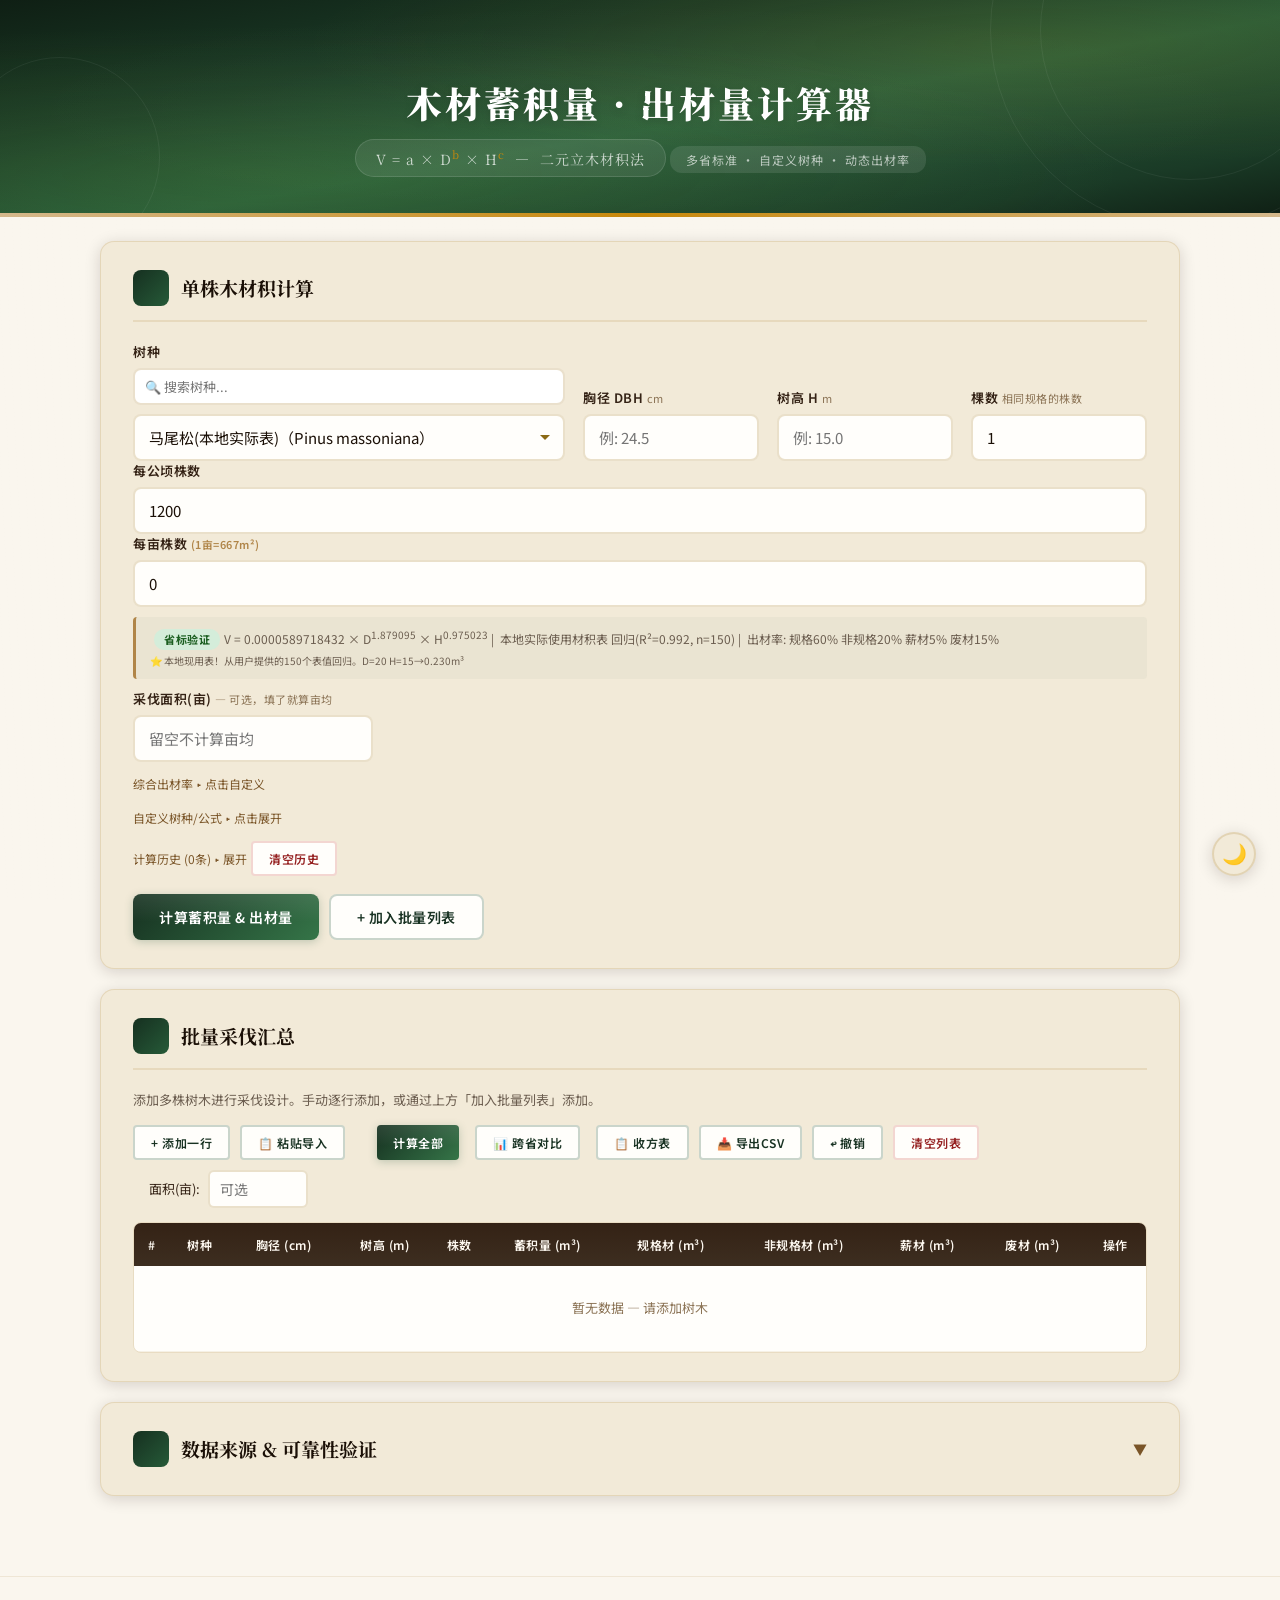
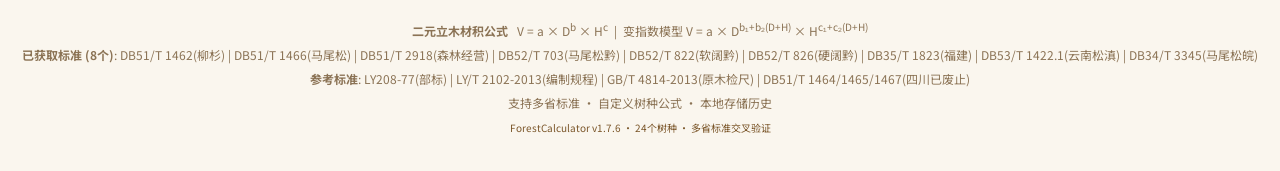
<file: index.html>
<!DOCTYPE html>
<html lang="zh-CN">
<head>
<meta charset="UTF-8">
<meta name="viewport" content="width=device-width, initial-scale=1.0">
<title>木材蓄积量与出材量计算器</title>
<link rel="preconnect" href="https://fonts.googleapis.com">
<link rel="preconnect" href="https://fonts.gstatic.com" crossorigin>
<link href="https://fonts.googleapis.com/css2?family=Noto+Serif+SC:wght@400;600;700;900&family=Noto+Sans+SC:wght@300;400;500;700&display=swap" rel="stylesheet">
<style>
/* ========== 木材蓄积量与出材量计算器 — 全部样式 ========== */

:root {
  --cream: #faf6ee;
  --parchment: #f2ead8;
  --wood-light: #d4b88c;
  --wood: #b08548;
  --wood-dark: #7a5528;
  --bark: #342215;
  --bark-deep: #1a0f06;
  --pine: #163020;
  --pine-light: #265a38;
  --moss: #3d5a2e;
  --leaf: #4e7a35;
  --amber: #c8880a;
  --gold: #e0a410;
  --sunset: #b8621e;
  --danger: #941e1e;
  --info: #1e4a6a;
  --radius-sm: 4px;
  --radius: 8px;
  --radius-lg: 14px;
  --shadow-sm: 0 1px 4px rgba(26,15,6,0.12);
  --shadow: 0 3px 16px rgba(26,15,6,0.16);
  --shadow-lg: 0 8px 36px rgba(26,15,6,0.2);
  --primary: var(--pine);
  --hero-vol-dark: rgba(80,140,100,0.12);
  --hero-area-dark: rgba(220,150,80,0.12);
}

:focus-visible { outline: 2px solid var(--primary); outline-offset: 2px; }

/* Dark mode variables */
body.dark {
  --cream: #1a1a1a;
  --parchment: #252525;
  --wood-light: #5a3d28;
  --wood: #8b6914;
  --wood-dark: #a07828;
  --bark: #ddd8d0;
  --bark-deep: #f0ece5;
  --pine: #2d8a4e;
  --pine-light: #3da060;
  --moss: #4a7a3a;
  --leaf: #5e9a45;
}

body.dark select,
body.dark input[type="number"] {
  background: #2a2a2a;
  color: #ddd8d0;
  border-color: rgba(196,165,110,0.2);
}

body.dark .card {
  border-color: rgba(196,165,110,0.15);
}

body.dark .species-bar {
  background: rgba(45,138,78,0.08);
}

body.dark .btn-outline {
  background: #2a2a2a;
}

body.dark .btn-danger {
  background: #2a2a2a;
}

body.dark .yield-item { background: #1e1e1e; }
body.dark tbody td { background: #1e1e1e; }
body.dark tbody tr:hover td { background: #2a2a2a; }
body.dark .callout-warn { background: #2a2518; }
body.dark .callout-info { background: #18222a; }
body.dark .badge-high { background: #1a3a1f; color: #4a9a5a; }
body.dark .badge-medium { background: #3a2e10; color: #d4a02c; }
body.dark .badge-low { background: #3a1518; color: #e0554b; }
body.dark .volume-hero { background: linear-gradient(135deg, var(--hero-vol-dark), rgba(124,179,66,0.06)); }
body.dark .area-hero { background: linear-gradient(135deg, var(--hero-area-dark), rgba(230,168,23,0.06)); }
body.dark thead th { background: linear-gradient(180deg, var(--bark), #1a1a1a); }
body.dark .species-bar { color: #b0a090; }
body.dark .yield-item .yield-label { color: #b0a090; }
body.dark .footer { color: #b0a090; }

/* Theme toggle button */
.theme-toggle {
  position: fixed;
  bottom: 24px;
  right: 24px;
  z-index: 100;
  width: 44px;
  height: 44px;
  border-radius: 50%;
  border: 2px solid rgba(196,165,110,0.35);
  background: var(--parchment);
  color: var(--bark);
  cursor: pointer;
  font-size: 20px;
  line-height: 40px;
  text-align: center;
  box-shadow: var(--shadow);
  transition: all 0.3s;
  user-select: none;
}
.theme-toggle:hover {
  transform: scale(1.1);
  box-shadow: var(--shadow-lg);
}

* { margin: 0; padding: 0; box-sizing: border-box; }

body {
  background: var(--cream);
  color: var(--bark);
  font-family: "Noto Sans SC", "Microsoft YaHei", sans-serif;
  line-height: 1.6;
  min-height: 100vh;
  position: relative;
}

/* Subtle wood-grain texture overlay */
body::before {
  content: '';
  position: fixed;
  inset: 0;
  pointer-events: none;
  z-index: 0;
  opacity: 0.03;
  background:
    repeating-linear-gradient(2deg, transparent, transparent 3px, rgba(139,105,20,0.1) 3px, rgba(139,105,20,0.1) 4px),
    repeating-linear-gradient(87deg, transparent, transparent 7px, rgba(74,55,40,0.06) 7px, rgba(74,55,40,0.06) 8px);
}

/* Hero header */
.hero {
  position: relative;
  z-index: 1;
  background: linear-gradient(170deg, #0f1f14 0%, #1a3a26 30%, #265a38 55%, #1a3a26 85%, #0f1f14 100%);
  color: #fff;
  padding: 48px 0 40px;
  text-align: center;
  overflow: hidden;
}
.hero::before {
  content: '';
  position: absolute;
  inset: 0;
  background:
    radial-gradient(ellipse at 20% 80%, rgba(124,179,66,0.15) 0%, transparent 60%),
    radial-gradient(ellipse at 80% 20%, rgba(230,168,23,0.1) 0%, transparent 50%),
    radial-gradient(ellipse at 50% 50%, rgba(255,255,255,0.03) 0%, transparent 70%);
}
.hero::after {
  content: '';
  position: absolute;
  bottom: 0;
  left: 0;
  right: 0;
  height: 4px;
  background: linear-gradient(90deg, var(--wood-light), var(--amber), var(--wood-light));
}
.hero-content { position: relative; z-index: 1; }

/* Tree ring decorative element */
.ring-decoration {
  position: absolute;
  border-radius: 50%;
  border: 1px solid rgba(255,255,255,0.06);
  pointer-events: none;
}
.ring-1 { width: 300px; height: 300px; top: -120px; right: -60px; }
.ring-2 { width: 400px; height: 400px; top: -170px; right: -110px; }
.ring-3 { width: 200px; height: 200px; bottom: -40px; left: -40px; }

.logo-icon {
  display: inline-block;
  font-size: 48px;
  margin-bottom: 4px;
  filter: drop-shadow(0 2px 4px rgba(0,0,0,0.2));
}
.hero h1 {
  font-family: "Noto Serif SC", "SimSun", serif;
  font-size: 36px;
  font-weight: 900;
  letter-spacing: 3px;
  text-shadow: 0 2px 8px rgba(0,0,0,0.15);
}
.hero .formula-display {
  display: inline-block;
  background: rgba(255,255,255,0.08);
  border: 1px solid rgba(255,255,255,0.12);
  border-radius: 20px;
  padding: 6px 20px;
  font-family: "Noto Serif SC", serif;
  font-size: 14px;
  letter-spacing: 1px;
  margin-top: 8px;
  color: rgba(255,255,255,0.75);
}
.hero .formula-display sup { font-size: 11px; color: var(--amber); }
.hero .location-tag {
  display: inline-block;
  background: rgba(255,255,255,0.1);
  border-radius: 12px;
  padding: 4px 16px;
  font-size: 12px;
  margin-top: 8px;
  letter-spacing: 1px;
  color: rgba(255,255,255,0.65);
}

.container {
  max-width: 1120px;
  margin: 0 auto;
  padding: 24px 20px 40px;
  position: relative;
  z-index: 1;
}

/* Cards */
.card {
  background: var(--parchment);
  border: 1px solid rgba(196,165,110,0.3);
  border-radius: var(--radius-lg);
  padding: 28px 32px;
  margin-bottom: 20px;
  box-shadow: var(--shadow);
  position: relative;
  transition: box-shadow 0.3s;
}
.card:hover { box-shadow: var(--shadow-lg); }

.card-header {
  display: flex;
  align-items: center;
  gap: 12px;
  margin-bottom: 20px;
  padding-bottom: 14px;
  border-bottom: 2px solid rgba(196,165,110,0.25);
}
.card-header .icon {
  width: 36px; height: 36px;
  background: linear-gradient(135deg, var(--pine), var(--pine-light));
  border-radius: 8px;
  display: flex; align-items: center; justify-content: center;
  font-size: 18px;
}
.card-header h2 {
  font-family: "Noto Serif SC", serif;
  font-size: 19px;
  color: var(--bark-deep);
  font-weight: 700;
}

/* Form grid */
.calc-grid {
  display: grid;
  grid-template-columns: 1fr 1fr 1fr;
  gap: 18px;
  align-items: end;
}
.calc-grid.cols-4 { grid-template-columns: 1fr 1fr 1fr 1fr; }
@media (max-width: 768px) { .calc-grid.cols-4 { grid-template-columns: 1fr 1fr; } }
@media (max-width: 700px) { .calc-grid { grid-template-columns: 1fr 1fr; } }
@media (max-width: 450px) { .calc-grid, .calc-grid.cols-4 { grid-template-columns: 1fr; } }

.area-row { margin-top: 10px; }
.area-group { max-width: 240px; }

.yield-row { margin-top: 8px; }
.yield-toggle { font-size: 12px; color: var(--wood-dark); cursor: pointer; user-select: none; }
.yield-toggle:hover { color: var(--pine); }
.yield-fields { margin-top: 8px; padding: 12px; background: rgba(196,165,110,0.06); border-radius: var(--radius-sm); }
.yield-inputs { display: flex; gap: 12px; flex-wrap: wrap; }
.yield-inputs label { font-size: 13px; color: var(--bark); font-weight: 500; }
.yield-inputs input { width: 80px; padding: 6px 8px; border: 2px solid rgba(196,165,110,0.35); border-radius: 4px; font-size: 13px; font-family: inherit; text-align: center; }

.form-group { display: flex; flex-direction: column; gap: 5px; }
.form-group label {
  font-size: 13px;
  font-weight: 600;
  color: var(--bark);
  letter-spacing: 0.5px;
}
.form-group label .hint {
  font-weight: 400;
  color: #8b7355;
  font-size: 11px;
}
select, input[type="number"] {
  padding: 11px 14px;
  border: 2px solid rgba(196,165,110,0.35);
  border-radius: var(--radius);
  font-size: 15px;
  font-family: inherit;
  background: #fffefb;
  color: var(--bark-deep);
  transition: all 0.2s;
  outline: none;
}
select:focus, input:focus {
  border-color: var(--pine);
  box-shadow: 0 0 0 4px rgba(45,90,63,0.08);
}
select {
  cursor: pointer;
  appearance: none;
  background-image: url("data:image/svg+xml,%3Csvg xmlns='http://www.w3.org/2000/svg' width='12' height='12' viewBox='0 0 12 12'%3E%3Cpath d='M6 8L1 3h10z' fill='%238b6914'/%3E%3C/svg%3E");
  background-repeat: no-repeat;
  background-position: right 12px center;
  padding-right: 36px;
}

/* Buttons */
.btn-row { display: flex; gap: 10px; margin-top: 18px; flex-wrap: wrap; }

.btn {
  padding: 11px 26px;
  font-size: 14px;
  font-weight: 600;
  border: none;
  border-radius: var(--radius);
  cursor: pointer;
  font-family: inherit;
  letter-spacing: 0.5px;
  transition: all 0.25s;
  position: relative;
  overflow: hidden;
}
.btn::after {
  content: '';
  position: absolute;
  inset: 0;
  background: linear-gradient(180deg, rgba(255,255,255,0.1) 0%, transparent 60%);
  pointer-events: none;
}
.btn-primary {
  background: linear-gradient(135deg, var(--pine), #357548);
  color: #fff;
  box-shadow: 0 2px 8px rgba(45,90,63,0.25);
}
.btn-primary:hover {
  transform: translateY(-1px);
  box-shadow: 0 4px 16px rgba(45,90,63,0.35);
}
.btn-outline {
  background: #fffefb;
  color: var(--pine);
  border: 2px solid rgba(45,90,63,0.25);
}
.btn-outline:hover { background: #f0f5f1; border-color: var(--pine); }
.btn-danger {
  background: #fffefb;
  color: var(--danger);
  border: 2px solid rgba(192,57,43,0.2);
}
.btn-danger:hover { background: #fef5f5; border-color: var(--danger); }
.btn-sm { padding: 7px 16px; font-size: 12px; border-radius: var(--radius-sm); }

/* Species info bar */
.species-bar {
  margin-top: 10px;
  padding: 10px 14px;
  background: rgba(45,90,63,0.04);
  border-radius: var(--radius-sm);
  font-size: 12px;
  color: #6b5d4f;
  border-left: 3px solid var(--wood);
}
.species-bar .badge {
  display: inline-block;
  padding: 2px 10px;
  border-radius: 10px;
  font-size: 11px;
  font-weight: 700;
  letter-spacing: 0.5px;
  margin: 0 4px;
}
.badge-high { background: #d4edda; color: #1b5e20; }
.badge-medium { background: #fff3cd; color: #856404; }
.badge-low { background: #fce4e4; color: #a71d2a; }
.badge-est { background: #f5f5f5; color: #666; }

/* Results */
.result-panel {
  display: none;
  margin-top: 20px;
  animation: fadeSlide 0.4s ease;
}
@keyframes fadeSlide {
  from { opacity: 0; transform: translateY(8px); }
  to { opacity: 1; transform: translateY(0); }
}
.result-panel.show { display: block; }

.volume-hero {
  text-align: center;
  padding: 24px;
  background: linear-gradient(135deg, rgba(45,90,63,0.06), rgba(124,179,66,0.06));
  border-radius: var(--radius-lg);
  border: 2px dashed rgba(45,90,63,0.15);
  margin-bottom: 16px;
}
.volume-hero .volume-number {
  font-family: "Noto Serif SC", serif;
  font-size: 48px;
  font-weight: 900;
  color: var(--pine);
  line-height: 1;
}
.volume-hero .volume-unit { font-size: 16px; color: #6b5d4f; }

.area-hero {
  text-align: center;
  padding: 18px;
  background: linear-gradient(135deg, rgba(212,132,58,0.06), rgba(230,168,23,0.06));
  border-radius: var(--radius);
  border: 2px dashed rgba(212,132,58,0.25);
  margin-bottom: 14px;
}
.area-title { font-size: 14px; font-weight: 700; color: var(--sunset); margin-bottom: 10px; }
.area-grid { display: grid; grid-template-columns: repeat(auto-fit, minmax(160px, 1fr)); gap: 10px; }
.area-stat { font-size: 13px; color: var(--bark); }
.area-stat .big { font-size: 24px; font-weight: 700; color: var(--sunset); display: block; }

.yield-grid {
  display: grid;
  grid-template-columns: repeat(auto-fit, minmax(150px, 1fr));
  gap: 12px;
}
.yield-item {
  background: #fffefb;
  border: 1px solid rgba(196,165,110,0.25);
  border-radius: var(--radius);
  padding: 16px;
  text-align: center;
  transition: transform 0.2s;
}
.yield-item:hover { transform: translateY(-2px); }
.yield-item .yield-val { font-size: 22px; font-weight: 700; color: var(--bark-deep); }
.yield-item .yield-label { font-size: 11px; color: #8b7355; margin-top: 2px; }
.yield-item.economic {
  border: 2px solid var(--pine);
  background: rgba(45,90,63,0.04);
}
.yield-item.economic .yield-val { color: var(--pine); font-size: 26px; }

/* Table */
.table-wrap {
  overflow-x: auto;
  border-radius: var(--radius);
  border: 1px solid rgba(196,165,110,0.2);
  /* 性能优化：固定高度 + 垂直滚动，避免大表格撑开页面 */
  max-height: 70vh;
  overflow-y: auto;
  position: relative; /* v1.7.6: 为虚拟滚动定位提供基准 */
}
table { width: 100%; border-collapse: collapse; font-size: 13px; }
thead th {
  background: linear-gradient(180deg, var(--bark), #3d2e20);
  color: #fdf8f0;
  padding: 12px 8px;
  font-weight: 600;
  letter-spacing: 0.5px;
  font-size: 12px;
}
tbody td {
  padding: 9px 8px;
  text-align: center;
  border-bottom: 1px solid rgba(196,165,110,0.15);
  background: #fffefb;
  height: 52px;           /* v1.7.5 固定行高，与虚拟滚动 ROW_HEIGHT 保持一致 */
  box-sizing: border-box;
}
tbody tr {
  height: 52px;          /* 确保 tr 也使用相同行高 */
}
tbody tr:hover td { background: #fcf8f0; }
tbody input, tbody select {
  width: 100%;
  padding: 7px 8px;
  border: 1px solid rgba(196,165,110,0.3);
  border-radius: 4px;
  font-size: 13px;
  font-family: inherit;
  text-align: center;
  background: #fffefb;
}
.summary-row td {
  font-weight: 700;
  background: linear-gradient(180deg, #e8e0d0, #e0d8c4) !important;
  border-top: 3px solid var(--wood-dark);
  font-size: 14px;
}

.toolbar { display: flex; gap: 10px; margin-bottom: 14px; flex-wrap: wrap; }

/* Collapsible */
.collapsible-header {
  cursor: pointer;
  display: flex;
  justify-content: space-between;
  align-items: center;
}
.collapsible-header .arrow {
  transition: transform 0.3s;
  font-size: 14px;
  color: var(--wood-dark);
}
.collapsible-header.open .arrow { transform: rotate(180deg); }
.collapsible-content { display: none; margin-top: 14px; }
.collapsible-content.open { display: block; }

/* Callouts */
.callout {
  padding: 14px 18px;
  border-radius: var(--radius);
  margin: 12px 0;
  font-size: 13px;
  line-height: 1.7;
}
.callout-warn {
  background: #fffdf5;
  border: 1px solid rgba(230,168,23,0.25);
  border-left: 4px solid var(--amber);
}
.callout-info {
  background: #f5f9fc;
  border: 1px solid rgba(58,107,140,0.2);
  border-left: 4px solid var(--info);
}
.callout-danger {
  background: #fef9f9;
  border: 1px solid rgba(192,57,43,0.2);
  border-left: 4px solid var(--danger);
}

/* Data source table */
.src-table { font-size: 12px; }
.src-table th { background: var(--bark); font-size: 11px; }
.src-table .confidence-dot {
  display: inline-block;
  width: 8px; height: 8px;
  border-radius: 50%;
  margin-right: 4px;
}
.conf-high { background: #2e7d32; box-shadow: 0 0 6px rgba(46,125,50,0.4); }
.conf-medium { background: #f9a825; box-shadow: 0 0 6px rgba(249,168,37,0.4); }
.conf-low { background: #c62828; box-shadow: 0 0 6px rgba(198,40,40,0.4); }

/* Footer */
.footer {
  text-align: center;
  padding: 32px 20px;
  color: #8b7355;
  font-size: 12px;
  line-height: 2;
  border-top: 1px solid rgba(196,165,110,0.2);
  margin-top: 20px;
}
.footer .tree-divider {
  display: block;
  font-size: 20px;
  letter-spacing: 8px;
  opacity: 0.4;
  margin-bottom: 8px;
}

/* Responsive */
@media (max-width: 600px) {
  body { font-size: 14px; }
  .card { padding: 18px 16px; }
  .hero h1 { font-size: 24px; }
  .card-header h2 { font-size: 18px; }
  .volume-hero .volume-number { font-size: 36px; }
}

/* ========== Toast 通知 ========== */
#toastContainer {
  position: fixed; top: 20px; left: 50%; transform: translateX(-50%);
  z-index: 9999; display: flex; flex-direction: column; gap: 8px;
  pointer-events: none;
}
.toast {
  padding: 10px 22px; border-radius: 8px; font-size: 14px; font-family: inherit;
  color: var(--bark); max-width: 420px; text-align: center;
  backdrop-filter: blur(12px); -webkit-backdrop-filter: blur(12px);
  background: rgba(250,246,238,0.92); box-shadow: var(--shadow);
  border-left: 4px solid var(--wood); opacity: 0; transform: translateY(-12px);
  transition: opacity 0.3s, transform 0.3s; pointer-events: auto;
  position: relative;
}
.toast.show { opacity: 1; transform: translateY(0); }
.toast-close {
  position: absolute; top: 2px; right: 6px;
  background: transparent; border: none;
  color: inherit; font-size: 18px; line-height: 1;
  cursor: pointer; opacity: 0.5; padding: 0 4px;
}
.toast-close:hover { opacity: 1; }
.toast-info  { border-left-color: var(--info); }
.toast-warn  { border-left-color: var(--amber); background: rgba(255,248,230,0.94); }
.toast-error { border-left-color: var(--danger); background: rgba(255,240,240,0.94); }
.toast-success { border-left-color: var(--pine); background: rgba(240,250,240,0.94); }

/* Dark mode toast */
body.dark .toast { background: rgba(20,20,20,0.92); color: #ddd8d0; }
body.dark .toast-warn { background: rgba(40,30,10,0.94); }
body.dark .toast-error { background: rgba(40,15,15,0.94); }
body.dark .toast-success { background: rgba(15,35,15,0.94); }

/* ========== Confirm 模态框 ========== */
.confirm-overlay {
  position: fixed; inset: 0; z-index: 10000;
  background: rgba(0,0,0,0.5); display: flex; align-items: center; justify-content: center;
}
.confirm-dialog {
  background: var(--cream); border-radius: var(--radius-lg); padding: 24px 28px;
  min-width: 320px; max-width: 460px; box-shadow: var(--shadow-lg);
}
.confirm-body {
  font-size: 15px; color: var(--bark); margin-bottom: 18px; line-height: 1.5;
}
.confirm-actions { display: flex; justify-content: flex-end; gap: 10px; }
body.dark .confirm-dialog { background: #252525; }
body.dark .confirm-body { color: #ddd8d0; }
body.dark .summary-row td {
  background: linear-gradient(180deg, #3a3528, #322e20) !important;
  border-top-color: var(--wood-dark);
}

/* ========== Print Styles ========== */
@media print {
  body {
    background: #fff !important;
    color: #1a1a1a !important;
    font-size: 11pt;
  }

  /* Hide interactive UI elements */
  .hero, .navbar, .calc-grid, .btn, .btn-row, .theme-toggle,
  footer, .result-card, .batch-actions, .toolbar, .form-group,
  .form-row, .area-row, .yield-row, .species-bar, .card-header .icon,
  #yieldTableOptions, #singleCard, .collapsible-header,
  .ring-decoration, .logo-icon, .formula-display, .location-tag,
  #btnBatchCalc, #btnCompare, #btnYieldTable {
    display: none !important;
  }

  /* Show yield table and compare panel */
  #yieldTablePanel, #comparePanel, #batchCard {
    display: block !important;
    visibility: visible !important;
  }

  #batchCard, .card {
    border: none !important;
    background: #fff !important;
    box-shadow: none !important;
    padding: 0 !important;
    margin: 0 0 16px 0 !important;
    page-break-inside: avoid;
  }

  .card-header {
    border-bottom: 1px solid #999 !important;
    padding-bottom: 6px !important;
    margin-bottom: 8px !important;
  }

  .card-header h2 {
    font-size: 14pt !important;
    color: #000 !important;
  }

  table {
    border-collapse: collapse !important;
    width: 100% !important;
    font-size: 11px !important;
    color: #000 !important;
  }

  th {
    background: #eee !important;
    color: #000 !important;
    border-bottom: 2px solid #999 !important;
    padding: 3px 4px !important;
  }

  td {
    padding: 2px 4px !important;
    border-bottom: 1px solid #ddd !important;
  }

  @page {
    size: A4 portrait;
    margin: 10mm;
  }
}
</style>
</head>
<body>

<!-- Hero -->
<header class="hero">
  <div class="ring-decoration ring-1"></div>
  <div class="ring-decoration ring-2"></div>
  <div class="ring-decoration ring-3"></div>
  <div class="hero-content">
    <div class="logo-icon"></div>
    <h1>木材蓄积量 · 出材量计算器</h1>
    <div class="formula-display">V = a × D<sup>b</sup> × H<sup>c</sup> &nbsp;—&nbsp; 二元立木材积法</div>
    <div class="location-tag">多省标准 · 自定义树种 · 动态出材率</div>
  </div>
</header>

<div class="container">

<!-- ====== 单株计算 ====== -->
<div class="card" id="singleCard">
  <div class="card-header">
    <div class="icon"></div>
    <h2>单株木材积计算</h2>
  </div>

  <div class="calc-grid cols-4">
    <div class="form-group">
      <label>树种</label>
      <input type="text" id="speciesSearch" placeholder="🔍 搜索树种..." aria-label="搜索树种" style="margin-bottom:4px;padding:7px 10px;border:2px solid rgba(196,165,110,0.35);border-radius:var(--radius);font-size:13px;font-family:inherit;width:100%;">
      <select id="speciesSelect" onchange="ForestCalc.onSpeciesChange()"></select>
    </div>
    <div class="form-group">
      <label>胸径 DBH <span class="hint">cm</span></label>
      <input type="number" id="dbhInput" placeholder="例: 24.5" step="0.1" min="1" max="300">
    </div>
    <div class="form-group">
      <label>树高 H <span class="hint">m</span></label>
      <input type="number" id="heightInput" placeholder="例: 15.0" step="0.1" min="1" max="100">
    </div>
    <div class="form-group">
      <label>棵数 <span class="hint">相同规格的株数</span></label>
      <input type="number" id="countInput" placeholder="1" value="1" step="1" min="1" max="99999" aria-label="棵数">
    </div>
  </div>

  <div class="form-row">
    <div class="form-group">
      <label for="density">每公顷株数</label>
      <input type="number" id="density" placeholder="例如 1200" min="1" max="10000" value="1200" step="50" />
    </div>
  </div>

  <div class="form-row">
    <div class="form-group">
      <label for="densityMu">每亩株数 <small style="color:var(--wood);">(1亩=667m²)</small></label>
      <input type="number" id="densityMu" placeholder="例如 80" min="1" max="1000" value="0" step="5" />
    </div>
  </div>

  <div class="species-bar" id="speciesBar"></div>

  <div class="area-row">
    <div class="form-group area-group">
      <label>采伐面积(亩) <span class="hint">— 可选，填了就算亩均</span></label>
      <input type="number" id="areaInput" placeholder="留空不计算亩均" step="0.1" min="0.1" max="99999" aria-label="采伐面积(亩)">
    </div>
  </div>

  <div class="yield-row" id="yieldCustom">
    <span class="yield-toggle" onclick="ForestCalc.toggleYield()">综合出材率 ▸ 点击自定义</span>
    <div class="yield-fields" id="yieldFields" style="display:none;">
      <div class="yield-inputs">
        <label>综合出材率 <input type="number" id="yTotal" placeholder="如 0.6" step="0.01" min="0" max="1" style="width:100px;"></label>
        <span style="font-size:11px;color:#8b7355;align-self:center;">填一个数即可，如 0.6 = 60%。自动按默认比例分配规格/非规格/薪材/废材</span>
      </div>
    </div>
  </div>

  <div class="yield-row">
    <span class="yield-toggle" onclick="ForestCalc.toggleCustom()">自定义树种/公式 ▸ 点击展开</span>
    <div class="yield-fields" id="customFields" style="display:none;">
      <div class="yield-inputs">
        <label>树种名称 <input type="text" id="cName" placeholder="如：自定柳杉" aria-label="自定义树种名称" style="width:140px;"></label>
        <label>a <input type="number" id="cA" placeholder="a" step="0.000000000001" aria-label="公式系数a" style="width:130px;"></label>
        <label>b <input type="number" id="cB" placeholder="b" step="0.000001" aria-label="公式系数b"></label>
        <label>c <input type="number" id="cC" placeholder="c" step="0.000001" aria-label="公式系数c"></label>
        <button class="btn btn-sm btn-outline" onclick="ForestCalc.saveCustom()" style="align-self:flex-end;">保存此公式</button>
      </div>
      <span style="font-size:11px;color:#8b7355;">公式 V = a × D<sup>b</sup> × H<sup>c</sup>。填 a,b,c 后优先使用。可保存到浏览器，下次使用。</span>
    </div>
  </div>

  <!-- 保存的自定义树种 -->
  <div class="yield-row" id="savedCustoms" style="display:none;">
    <span style="font-size:12px;color:var(--bark);font-weight:600;">已保存的自定义：</span>
    <span id="savedList" style="font-size:12px;"></span>
  </div>

  <!-- 计算历史 -->
  <div class="yield-row">
    <span class="yield-toggle" onclick="ForestCalc.toggleHistory()">计算历史 (<span id="histCount">0</span>条) ▸ 展开</span>
    <div id="histPanel" style="display:none;margin-top:8px;max-height:200px;overflow-y:auto;font-size:12px;"></div>
    <button class="btn btn-sm btn-danger" onclick="ForestCalc.clearHistoryUI()" style="margin-top:4px;">清空历史</button>
  </div>

  <div class="btn-row">
    <button class="btn btn-primary" onclick="ForestCalc.calcSingle()">计算蓄积量 & 出材量</button>
    <button class="btn btn-outline" onclick="ForestCalc.addToBatch()">+ 加入批量列表</button>
  </div>

  <div class="result-panel" id="singleResult"></div>
  <button class="btn btn-outline btn-sm" id="btnClearSingle" style="display:none;" onclick="ForestCalc.clearSingle()">✕ 清除结果</button>
</div>

<!-- ====== 批量计算 ====== -->
<div class="card" id="batchCard">
  <div class="card-header">
    <div class="icon"></div>
    <h2>批量采伐汇总</h2>
  </div>
  <p style="font-size:13px;color:#6b5d4f;margin-bottom:14px;">
    添加多株树木进行采伐设计。手动逐行添加，或通过上方「加入批量列表」添加。
  </p>
  <div class="toolbar">
    <button class="btn btn-outline btn-sm" onclick="ForestCalc.addRow()">+ 添加一行</button>
    <button class="btn btn-outline btn-sm" onclick="ForestCalc.toggleCSVImport()">📋 粘贴导入</button>
    <span id="batchRowCount" style="color:var(--wood);font-size:13px;margin-left:12px;"></span>
    <button class="btn btn-primary btn-sm" id="btnBatchCalc" onclick="ForestCalc.calcBatch()">计算全部</button>
    <button class="btn btn-outline btn-sm" id="btnCompare" style="margin-left:6px;" onclick="ForestCalc.showCompare()">📊 跨省对比</button>
    <button id="btnYieldTable" class="btn btn-outline btn-sm" style="margin-left:6px;" onclick="ForestCalc.showYieldTable()">📋 收方表</button>
    <button class="btn btn-outline btn-sm" onclick="ForestCalc.exportBatchCSV()">📥 导出CSV</button>
    <button class="btn btn-outline btn-sm" id="btnUndo" onclick="ForestCalc.undoBatch()" disabled>↩ 撤销</button>
    <button class="btn btn-danger btn-sm" onclick="ForestCalc.clearBatch()">清空列表</button>
    <span style="margin-left:16px;display:flex;align-items:center;gap:8px;">
      <label style="font-size:13px;color:var(--bark);white-space:nowrap;">面积(亩):</label>
      <input type="number" id="batchAreaInput" placeholder="可选" step="0.1" min="0.1" style="width:100px;padding:7px 10px;border:2px solid rgba(196,165,110,0.35);border-radius:6px;font-size:14px;font-family:inherit;">
    </span>
  </div>

  <!-- 收方表参数面板 -->
  <div id="yieldTableOptions" style="display:none;padding:12px 16px;background:rgba(196,165,110,0.05);border:1px solid rgba(196,165,110,0.15);border-radius:8px;margin-top:10px;">
    <div style="display:flex;align-items:center;gap:8px;flex-wrap:wrap;">
      <label style="font-size:13px;color:var(--bark);white-space:nowrap;">D范围:</label>
      <input type="number" id="dMinYield" value="6" min="6" max="80" step="1" style="width:58px;padding:5px 6px;border:2px solid rgba(196,165,110,0.35);border-radius:4px;font-size:13px;text-align:center;">
      <span style="font-size:13px;color:var(--bark);">~</span>
      <input type="number" id="dMaxYield" value="40" min="6" max="80" step="1" style="width:58px;padding:5px 6px;border:2px solid rgba(196,165,110,0.35);border-radius:4px;font-size:13px;text-align:center;">
      <span style="font-size:13px;color:var(--bark);">cm</span>
      <label style="font-size:13px;color:var(--bark);white-space:nowrap;margin-left:8px;">步长:</label>
      <input type="number" id="stepYield" value="2" min="1" max="10" step="1" style="width:48px;padding:5px 6px;border:2px solid rgba(196,165,110,0.35);border-radius:4px;font-size:13px;text-align:center;">
      <span style="font-size:13px;color:var(--bark);">cm</span>
      <label style="font-size:13px;color:var(--bark);white-space:nowrap;margin-left:8px;">H/D比:</label>
      <input type="number" id="hRatioYield" value="0.75" min="0.5" max="1.2" step="0.01" style="width:58px;padding:5px 6px;border:2px solid rgba(196,165,110,0.35);border-radius:4px;font-size:13px;text-align:center;">
      <button class="btn btn-primary btn-sm" onclick="ForestCalc.showYieldTable()" style="margin-left:8px;">生成收方表</button>
    </div>
  </div>

  <!-- CSV 粘贴导入面板 -->
  <div id="csvImportPanel" style="display:none;padding:14px 16px;background:rgba(196,165,110,0.05);border:1px solid rgba(196,165,110,0.15);border-radius:8px;margin-top:10px;">
    <p style="font-size:12px;color:var(--wood-dark);margin-bottom:8px;">粘贴 CSV 数据（格式：胸径,树高,株数 或 胸径,树高），每行一条记录。以 # 开头的行为注释。</p>
    <textarea id="csvTextarea" rows="6" style="width:100%;padding:10px;border:2px solid rgba(196,165,110,0.35);border-radius:6px;font-size:13px;font-family:monospace;resize:vertical;"></textarea>
    <div style="margin-top:8px;display:flex;gap:8px;">
      <button class="btn btn-primary btn-sm" onclick="ForestCalc.importCSV()">解析导入</button>
      <button class="btn btn-outline btn-sm" onclick="document.getElementById('csvImportPanel').style.display='none'">取消</button>
    </div>
  </div>

  <div class="table-wrap">
    <table>
      <thead>
        <tr>
          <th>#</th><th>树种</th><th>胸径 (cm)</th><th>树高 (m)</th>
          <th style="width:52px;">株数</th>
          <th>蓄积量 (m³)</th><th>规格材 (m³)</th><th>非规格材 (m³)</th>
          <th>薪材 (m³)</th><th>废材 (m³)</th><th>操作</th>
        </tr>
      </thead>
      <tbody id="batchBody">
        <tr><td colspan="11" style="padding:32px;color:#8b7355;">暂无数据 — 请添加树木</td></tr>
      </tbody>
      <tbody id="batchSummary" style="display:none;"></tbody>
    </table>
  </div>
  <div id="comparePanel"></div>
  <div id="yieldTablePanel"></div>
</div>

<!-- ====== 数据来源 ====== -->
<div class="card">
  <div class="collapsible-header" id="dataHeader" onclick="ForestCalc.toggleData(this)">
    <div class="card-header" style="border:none;margin:0;padding:0;">
      <div class="icon"></div>
      <h2>数据来源 & 可靠性验证</h2>
    </div>
    <span class="arrow">▼</span>
  </div>
  <div class="collapsible-content" id="dataPanel"></div>
</div>

</div>

<footer class="footer">
  <span class="tree-divider">   </span>
  <strong>二元立木材积公式</strong> &nbsp; V = a × D<sup>b</sup> × H<sup>c</sup> &nbsp;|&nbsp; 变指数模型 V = a × D<sup>b₁+b₂(D+H)</sup> × H<sup>c₁+c₂(D+H)</sup><br>
  <strong>已获取标准 (8个)</strong>: DB51/T 1462(柳杉) | DB51/T 1466(马尾松) | DB51/T 2918(森林经营) | DB52/T 703(马尾松黔) | DB52/T 822(软阔黔) | DB52/T 826(硬阔黔) | DB35/T 1823(福建) | DB53/T 1422.1(云南松滇) | DB34/T 3345(马尾松皖)<br>
  <strong>参考标准</strong>: LY208-77(部标) | LY/T 2102-2013(编制规程) | GB/T 4814-2013(原木检尺) | DB51/T 1464/1465/1467(四川已废止)<br>
  支持多省标准 · 自定义树种公式 · 本地存储历史
<br><small style="color:var(--wood-dark);">ForestCalculator v1.7.6 · 24个树种 · 多省标准交叉验证</small>
</footer>

<!-- JS 依赖顺序: species-db → storage → calculator → ui → app -->
<script>
﻿'use strict';

// ========== 树种数据库 + 常量 + 工具函数 ==========
// 此文件必须最先加载，为所有后续模块提供基础数据

var ForestCalc = window.ForestCalc || {};

// ========== 树种数据库（多标准交叉验证） ==========
// 公式来源: DB51/T 1462~1467(四川), DB52/T 702~826(贵州), DB35/T 1823(福建),
//            DB53/T 1422(云南), LY208-77(部标), GB/T 4814-2013(原木检尺)
ForestCalc.SPECIES = [
  // ---- 四川 DB51 系列 ----
  {
    id: 'masson-pine', name: '马尾松(本地实际表)', latin: 'Pinus massoniana',
    a: 0.0000589718432, b: 1.879095, c: 0.975023, isDynamic: false,
    source: '本地实际使用材积表 回归(R²=0.992, n=150)', reliability: 'high',
    yieldRates: { spec: 0.6, nonSpec: 0.2, fuel: 0.05, waste: 0.15 }, // economic base 78%
    defaultHRatio: 0.70,
    yieldDMin: 6, yieldDMax: 50,
    econBasePct: 78,   // DB51/T 1466 153点回归 R²=0.977
    note: '⭐ 本地现用表！从用户提供的150个表值回归。D=20 H=15→0.230m³'
  },
  {
    id: 'masson-pine-db51', name: '马尾松(DB51标参)', latin: 'Pinus massoniana',
    a: 0.00006808595, b: 1.858728, c: 0.9721861, isDynamic: false,
    source: 'DB51/T 1466-2012 四川省标(已废止)', reliability: 'high',
    yieldRates: { spec: 0.6, nonSpec: 0.2, fuel: 0.05, waste: 0.15 }, // DB51验证:经济材80%
    defaultHRatio: 0.70,
    yieldDMin: 6, yieldDMax: 50,
    econBasePct: 80,   // DB51/T 1466
    note: 'DB51省标参考。D=20 H=15→0.248m³。与实际表偏差-7%'
  },
  {
    id: 'chinese-fir', name: '杉木', latin: 'Cunninghamia lanceolata',
    a: 0.000058777042, b: 1.9699831, c: 0.89646157, isDynamic: false,
    source: 'DB51/T 1464-2012/LY208-77', reliability: 'high',
    yieldRates: { spec: 0.55, nonSpec: 0.20, fuel: 0.05, waste: 0.20 }, // economic base 75%
    defaultHRatio: 0.80,
    yieldDMin: 6, yieldDMax: 40,
    econBasePct: 75,   // 南方杉木产区出材率范围70-78%,中等林分取75%
    note: 'DB51采用LY208-77参数。推荐。贵州DB52/T 702有变指数公式'
  },
  {
    id: 'cypress', name: '柏木', latin: 'Cupressus funebris',
    a: 0.0000687928, b: 1.593567, c: 1.176727, isDynamic: false,
    source: 'DB51/T 1467-2012 四川省标(2025废止)', reliability: 'high',
    yieldRates: { spec: 0.55, nonSpec: 0.20, fuel: 0.05, waste: 0.20 }, // economic base 75%
    defaultHRatio: 0.65,
    yieldDMin: 6, yieldDMax: 36,
    econBasePct: 75,   // 柏木干形中等,尖削度0.45,DB51标准
    note: '✅ 7个查表值验证一致。贵州DB52/T 773有变指数公式。推荐'
  },
  {
    id: 'cryptomeria', name: '柳杉(本地实际表)', latin: 'Cryptomeria fortunei',
    a: 0.000073839671, b: 1.979618, c: 0.836352, isDynamic: false,
    source: '本地实际使用材积表 回归(R²=0.992, n=80)', reliability: 'high',
    yieldRates: { spec: 0.55, nonSpec: 0.20, fuel: 0.05, waste: 0.20 }, // economic base 75%
    defaultHRatio: 0.75,
    yieldDMin: 6, yieldDMax: 50,
    econBasePct: 75,   // 柳杉干形通直,西南林区经验
    note: '⭐ 本地现用表！从用户提供的80个表值回归。D=20 H=15→0.268m³'
  },
  {
    id: 'cryptomeria-db51', name: '柳杉(DB51标参)', latin: 'Cryptomeria fortunei',
    a: 0.000056280669, b: 1.82910409, c: 1.05195643, isDynamic: false,
    source: 'DB51/T 1462-2012 四川省标(现行)', reliability: 'high',
    yieldRates: { spec: 0.52, nonSpec: 0.20, fuel: 0.05, waste: 0.23 }, // 柳杉经济材72%(估)
    defaultHRatio: 0.75,
    yieldDMin: 6, yieldDMax: 50,
    econBasePct: 72,   // DB51/T 1462 柳杉
    note: 'DB51省标参考。D=20 H=15→0.233m³。与实际表偏差+15%'
  },
  {
    id: 'yunnan-pine', name: '云南松', latin: 'Pinus yunnanensis',
    a: 0.000058290117, b: 1.9796344, c: 0.90715154, isDynamic: false,
    source: 'LY208-77 旧标 / DB51/T 1465-2012（已废止）', reliability: 'medium',
    yieldRates: { spec: 0.5, nonSpec: 0.18, fuel: 0.07, waste: 0.25 }, // economic base 68%
    defaultHRatio: 0.68,
    yieldDMin: 6, yieldDMax: 40,
    econBasePct: 68,   // 云南松旧标,干形中等
    note: '⚠ 旧标公式。2025新标DB53/T 1422.1已发布(天然/人工分开建模)，PDF已下载但需OCR提取系数'
  },
  {
    id: 'yunnan-pine-natural', name: '云南松(天然·2025)', latin: 'P. yunnanensis (natural)',
    a: 0.0000745425124, b: 1.846030, c: 0.921690, isDynamic: false,
    source: 'DB53/T 1422.1-2025 表A.1回归拟合(R²=0.994)', reliability: 'high',
    yieldRates: { spec: 0.48, nonSpec: 0.17, fuel: 0.07, waste: 0.28 }, // economic base 65%
    defaultHRatio: 0.60,
    yieldDMin: 6, yieldDMax: 40,
    econBasePct: 65,   // 天然林干形弯曲,树皮厚
    note: '✅ 从78个表值回归拟合。2038株样木(天然1050)。2025-09-07实施'
  },
  {
    id: 'yunnan-pine-planted', name: '云南松(人工·2025)', latin: 'P. yunnanensis (planted)',
    a: 0.00005696539, b: 1.991005, c: 0.841387, isDynamic: false,
    source: 'DB53/T 1422.1-2025 表A.2回归拟合(R²=0.992)', reliability: 'high',
    yieldRates: { spec: 0.55, nonSpec: 0.18, fuel: 0.05, waste: 0.22 }, // economic base 73%
    defaultHRatio: 0.72,
    yieldDMin: 6, yieldDMax: 40,
    econBasePct: 73,   // 人工云南松干形优于天然林
    note: '✅ 从56个表值回归拟合。2038株样木(人工988)。2025-09-07实施'
  },
  // ---- 西南通用 LY208-77 ----
  {
    id: 'armand-pine', name: '华山松', latin: 'Pinus armandii',
    a: 0.000059973839, b: 1.8334312, c: 1.0295315, isDynamic: false,
    source: 'LY208-77 西南地区', reliability: 'medium',
    yieldRates: { spec: 0.5, nonSpec: 0.18, fuel: 0.07, waste: 0.25 }, // economic base 68%
    defaultHRatio: 0.70,
    yieldDMin: 6, yieldDMax: 50,
    econBasePct: 68,   // 华山松树干通直度中等,西南经验
    note: '西南通用公式。贵州有DB52/T 768-2012'
  },
  {
    id: 'oak', name: '栎类', latin: 'Quercus spp.',
    a: 0.000059599785, b: 1.8564005, c: 0.93056206, isDynamic: false,
    source: 'LY208-77 栎类专用', reliability: 'medium',
    yieldRates: { spec: 0.4, nonSpec: 0.17, fuel: 0.08, waste: 0.35 }, // 栎类经济材57%
    defaultHRatio: 0.65,
    yieldDMin: 6, yieldDMax: 60,
    econBasePct: 57,   // 栎类阔叶,尖削度大,出材率最低组
    note: 'LY208-77栎类专用系数。贵州DB52/T 826硬阔标准含栎类(已下载)'
  },
  {
    id: 'alder', name: '桤木', latin: 'Alnus cremastogyne',
    a: 0.000052750716, b: 1.9450324, c: 0.93862330, isDynamic: false,
    source: 'LY208-77 四川滇西北阔叶公式', reliability: 'medium',
    yieldRates: { spec: 0.42, nonSpec: 0.15, fuel: 0.08, waste: 0.35 }, // economic base 57%
    defaultHRatio: 0.70,
    yieldDMin: 6, yieldDMax: 36,
    econBasePct: 57,   // 桤木速生阔叶,尖削度大
    note: '常见速生树种。贵州软阔DB52/T 822含桤木(已下载)'
  },
  {
    id: 'poplar', name: '杨树', latin: 'Populus spp.',
    a: 0.000052750716, b: 1.9450324, c: 0.93862330, isDynamic: false,
    source: 'LY208-77 四川滇西北阔叶公式', reliability: 'medium',
    yieldRates: { spec: 0.50, nonSpec: 0.20, fuel: 0.05, waste: 0.25 }, // 杨树经济材70%(估)
    econBasePct: 70,
    defaultHRatio: 0.80,
    yieldDMin: 6, yieldDMax: 50,
    note: '四川杨树通用公式'
  },
  {
    id: 'soft-broad', name: '软阔', latin: 'Soft broadleaf spp.',
    a: 0.000052750716, b: 1.9450324, c: 0.93862330, isDynamic: false,
    source: 'LY208-77 四川滇西北阔叶公式', reliability: 'medium',
    yieldRates: { spec: 0.42, nonSpec: 0.15, fuel: 0.08, waste: 0.35 }, // 软阔经济材57%
    econBasePct: 57,
    defaultHRatio: 0.70,
    yieldDMin: 6, yieldDMax: 50,
    note: '含杨柳桤枫香香椿。贵州DB52/T 822软阔标准已下载'
  },
  {
    id: 'hard-broad', name: '硬阔', latin: 'Hard broadleaf spp.',
    a: 0.000052750716, b: 1.9450324, c: 0.93862330, isDynamic: false,
    source: 'LY208-77 四川滇西北阔叶公式(谨慎使用)', reliability: 'low',
    yieldRates: { spec: 0.45, nonSpec: 0.17, fuel: 0.08, waste: 0.3 }, // economic base 65%
    defaultHRatio: 0.68,
    yieldDMin: 6, yieldDMax: 60,
    econBasePct: 65,   // 硬阔类,干形中等偏上
    note: '⚠ 硬阔近似值。贵州DB52/T 826硬阔标准含壳斗科(已下载)'
  },
  // ---- 贵州 DB52 变指数模型（精度更高，供参考对比）----
  {
    id: 'fir-gz', name: '杉木(贵州)', latin: 'Cunninghamia lanceolata',
    a: 0.000080597, b: 0, c: 0, isDynamic: true,
    b1: 1.96709, b2: -0.0059006, c1: 0.7699, c2: 0.0072346,
    source: 'DB52/T 702-2011 贵州省标(现行)', reliability: 'high',
    yieldRates: { spec: 0.52, nonSpec: 0.20, fuel: 0.05, waste: 0.23 }, // economic base 73%
    defaultHRatio: 0.80,
    yieldDMin: 6, yieldDMax: 40,
    econBasePct: 73,   // 贵州杉木变指数,同杉木组
    note: '变指数模型: V=a×D^(b1+b2(D+H))×H^(c1+c2(D+H))，精度高于固定指数'
  },
  {
    id: 'pine-gz', name: '马尾松(贵州)', latin: 'Pinus massoniana',
    a: 0.000062341803, b: 1.8551497, c: 0.95682492, isDynamic: false,
    source: 'DB52/T 703-2011 贵州省标(现行,已下载)', reliability: 'high',
    yieldRates: { spec: 0.6, nonSpec: 0.2, fuel: 0.05, waste: 0.15 }, // economic base 80%
    defaultHRatio: 0.70,
    yieldDMin: 6, yieldDMax: 50,
    econBasePct: 80,   // 贵州马尾松
    note: '贵州人工马尾松。已下载标准全文(12页)'
  },
  {
    id: 'cypress-gz', name: '柏木(贵州)', latin: 'Cupressus funebris',
    a: 0.000085626, b: 0, c: 0, isDynamic: true,
    b1: 1.9148, b2: -0.0045828, c1: 0.74041, c2: 0.00668,
    source: 'DB52/T 773-2012 贵州省标(现行)', reliability: 'high',
    yieldRates: { spec: 0.55, nonSpec: 0.20, fuel: 0.05, waste: 0.20 }, // economic base 75%
    defaultHRatio: 0.65,
    yieldDMin: 6, yieldDMax: 36,
    econBasePct: 75,   // 贵州柏木变指数,同柏木组
    note: '变指数模型，指数随D+H线性变化，干形适应性更强'
  },
  {
    id: 'soft-gz', name: '软阔(贵州)', latin: 'Soft broadleaf (Guizhou)',
    a: 0.000073624, b: 0, c: 0, isDynamic: true,
    b1: 1.89885, b2: 0, c1: 0.85616, c2: 0.00064635,
    source: 'DB52/T 822-2013 贵州省标(现行,已下载)', reliability: 'high',
    yieldRates: { spec: 0.42, nonSpec: 0.15, fuel: 0.08, waste: 0.35 }, // economic base 62%
    defaultHRatio: 0.70,
    yieldDMin: 6, yieldDMax: 50,
    econBasePct: 62,   // 贵州软阔变指数,同软阔组
    note: '变指数模型。含枫香桦木香椿杨树朴树。已下载标准全文(12页)'
  },
  // ---- 安徽 DB34/T 3345-2019 ----
  {
    id: 'masson-pine-ah', name: '马尾松(安徽·2019)', latin: 'Pinus massoniana (Anhui)',
    a: 0.0000623418, b: 1.875389, c: 0.918393, isDynamic: false,
    source: 'DB34/T 3345-2019 安徽省马尾松二元立木材积表', reliability: 'high',
    yieldRates: { spec: 0.60, nonSpec: 0.20, fuel: 0.05, waste: 0.15 },
    defaultHRatio: 0.68,
    yieldDMin: 6, yieldDMax: 50,
    econBasePct: 78,
    note: '安徽2019年新编表。D=20 H=15→0.207m³。与四川DB51参数不同'
  },

  // ---- 福建 DB35/T 1823-2019 ----
  {
    id: 'chinese-fir-fj', name: '杉木(福建·2019)', latin: 'Cunninghamia lanceolata (Fujian)',
    a: 0.0000706094, b: 1.801671, c: 0.997998, isDynamic: false,
    source: 'DB35/T 1823-2019 福建省主要树种二元立木材积表', reliability: 'high',
    yieldRates: { spec: 0.55, nonSpec: 0.20, fuel: 0.05, waste: 0.20 },
    econBasePct: 75,
    defaultHRatio: 0.80,
    yieldDMin: 6, yieldDMax: 40,
    note: '福建2019年新编表。D=20 H=15→0.2326m³。精度高于LY208-77旧标'
  },
  {
    id: 'masson-pine-fj', name: '马尾松(福建·2019)', latin: 'Pinus massoniana (Fujian)',
    a: 0.000070728, b: 1.874518, c: 0.908949, isDynamic: false,
    source: 'DB35/T 1823-2019 福建省主要树种二元立木材积表', reliability: 'high',
    yieldRates: { spec: 0.60, nonSpec: 0.20, fuel: 0.05, waste: 0.15 },
    econBasePct: 80,
    defaultHRatio: 0.68,
    yieldDMin: 6, yieldDMax: 50,
    note: '福建2019年新编表。D=20 H=15→0.2277m³。与四川DB51/本地表参数不同'
  },
  {
    id: 'broadleaf-fj', name: '阔叶树(福建·2019)', latin: 'Broadleaf spp. (Fujian)',
    a: 0.0000685634, b: 1.933221, c: 0.867885, isDynamic: false,
    source: 'DB35/T 1823-2019 福建省主要树种二元立木材积表', reliability: 'high',
    yieldRates: { spec: 0.45, nonSpec: 0.17, fuel: 0.08, waste: 0.30 },
    econBasePct: 62,
    defaultHRatio: 0.70,
    yieldDMin: 6, yieldDMax: 50,
    note: '福建阔叶树通用公式，涵盖桉树相思等速生树种。D=20 H=15→0.2355m³'
  },
  {
    id: 'other-conifer-fj', name: '其他针叶(福建·2019)', latin: 'Other conifer spp. (Fujian)',
    a: 0.000069978, b: 1.8660492, c: 0.905254, isDynamic: false,
    source: 'DB35/T 1823-2019 福建省主要树种二元立木材积表', reliability: 'high',
    yieldRates: { spec: 0.50, nonSpec: 0.18, fuel: 0.07, waste: 0.25 },
    econBasePct: 68,
    defaultHRatio: 0.72,
    yieldDMin: 6, yieldDMax: 40,
    note: '福建其他针叶通用公式，涵盖火炬松湿地松等。D=20 H=15→0.2175m³'
  }
];

// ========== 常量 ==========
ForestCalc.YIELD_DISCLAIMER = '出材率参考《四川林业计量数表编制技术研究》(2013省科技进步三等奖)等标准成果。精确出材率需查对应标准的单木出材率表（按胸径树高分段内插）。应用内支持自定义综合出材率。';
ForestCalc.STORAGE_KEY = 'fc_custom_species';
ForestCalc.HIST_KEY = 'fc_history';

// ========== 工具函数 ==========
/**
 * 获取当前激活的树种对象
 * 优先级：自定义参数 > 下拉框选择
 * @returns {object} 树种对象，含 id / name / latin / a / b / c / yieldRates / econBasePct 等属性
 */
ForestCalc.getActiveSpecies = function() {
  var cs = ForestCalc.getCustomSpecies();
  if (cs) return cs;
  var sel = document.getElementById('speciesSelect');
  var idx = parseInt(sel.value);
  return (idx >= 0 && idx < ForestCalc.SPECIES.length) ? ForestCalc.SPECIES[idx] : ForestCalc.SPECIES[0];
};

/**
 * 从自定义参数面板读取用户输入的树种系数
 * @returns {object|null} 自定义树种对象 { a, b, c, isDynamic, name, yieldRates }，参数无效时返回 null
 */
ForestCalc.getCustomSpecies = function() {
  var ca = parseFloat(document.getElementById('cA').value);
  var cb = parseFloat(document.getElementById('cB').value);
  var cc = parseFloat(document.getElementById('cC').value);
  var name = document.getElementById('cName').value.trim();
  if (!isNaN(ca) && !isNaN(cb) && !isNaN(cc) && ca > 0) {
    return { a: ca, b: cb, c: cc, isDynamic: false, name: name || '自定义', yieldRates: { spec: 0.42, nonSpec: 0.16, fuel: 0.13, waste: 0.29 } };
  }
  return null;
};

</script>
<script>
'use strict';

// ========== 本地存储操作（纯数据读写，无 DOM 操作） ==========
// 依赖 species-db.js 中的 ForestCalc.STORAGE_KEY、ForestCalc.HIST_KEY

var ForestCalc = window.ForestCalc || {};

// ========== 自定义公式存储 ==========
ForestCalc.loadSavedCustoms = function() {
  try { return JSON.parse(localStorage.getItem(ForestCalc.STORAGE_KEY) || '[]'); } catch(e) { return []; }
};

ForestCalc.saveCustomToStorage = function(data) {
  try { localStorage.setItem(ForestCalc.STORAGE_KEY, JSON.stringify(data)); } catch(e) {}
};

// ========== 计算历史存储 ==========
ForestCalc.loadHistory = function() {
  try { return JSON.parse(localStorage.getItem(ForestCalc.HIST_KEY) || '[]'); } catch(e) { return []; }
};

ForestCalc.addHistory = function(speciesName, dbh, height, count, vol, econ) {
  var hist = ForestCalc.loadHistory();
  hist.unshift({ species: speciesName, dbh: dbh, height: height, count: count, vol: vol.toFixed(4), econ: econ.toFixed(4), time: new Date().toLocaleString() });
  if (hist.length > 50) hist.length = 50;
  try { localStorage.setItem(ForestCalc.HIST_KEY, JSON.stringify(hist)); } catch(e) {}
};

ForestCalc.clearHistory = function() {
  try { localStorage.removeItem(ForestCalc.HIST_KEY); } catch(e) {}
};
</script>
<script>
'use strict';

// ========== 核心计算逻辑 ==========
// 依赖 species-db.js 中的 ForestCalc.SPECIES

var ForestCalc = window.ForestCalc || {};

// 二元立木材积公式: V = a × D^b × H^c
// 变指数模型: V = a × D^(b1+b2(D+H)) × H^(c1+c2(D+H))
/**
 * 二元材积公式 V = a × D^b × H^c
 * 变指数模型: V = a × D^(b1+b2(D+H)) × H^(c1+c2(D+H))
 * @param {object} s - 树种对象，包含 a/b/c 或变指数参数 b1/b2/c1/c2
 * @param {number} dbh - 胸径 (cm)
 * @param {number} height - 树高 (m)
 * @returns {number} 单株材积 (m³)，无效输入或 a=0 时返回 0 或 null
 */
ForestCalc.calcVolume = function(s, dbh, height) {
  if (!isFinite(dbh) || !isFinite(height) || dbh <= 0 || height <= 0) return 0;
  if (s.a === 0) return null;
  if (s.isDynamic && s.b1 !== undefined) {
    var dh = dbh + height;
    return s.a * Math.pow(dbh, s.b1 + s.b2 * dh) * Math.pow(height, s.c1 + s.c2 * dh);
  }
  return s.a * Math.pow(dbh, s.b) * Math.pow(height, s.c);
};

// 动态出材率 = f(D, H, speciesGroup)
// 每树种独立基准经济材率(econBasePct)，D/H敏感性参照DB51/T 1466马尾松验证斜率
// 斜率: +0.18%/cm DBH, +0.34%/m Height (153点回归 R²=0.977)
/**
 * 动态出材率计算 = f(D, H, speciesGroup)
 * @param {object} s - 树种对象，含 econBasePct 和 yieldRates
 * @param {number} volume - 单株材积 (m³)
 * @param {number} dbh - 胸径 (cm)
 * @param {number} height - 树高 (m)
 * @returns {{ spec: number, nonSpec: number, fuel: number, waste: number, econRate: number, dynamic: boolean }} 出材率分配结果 (单位 m³)
 */
ForestCalc.calcYield = function(s, volume, dbh, height) {
  var d = dbh || 20, h = height || 15;

  // 树种基准经济材率（规格材+非规格材合计，D=20 H=15 时）
  var econBase = (s.econBasePct !== undefined) ? s.econBasePct : 75;
  
  // D/H 调整（相对基准径级 D=20 H=15）
  var econPct = econBase + 0.18 * (d - 20) + 0.34 * (h - 15);
  // 宽松裁剪：下限 50%（极小径级/极弯干形），上限 92%（大径材上限）
  econPct = Math.max(50, Math.min(92, econPct));

  var econRate = econPct / 100;
  var specRatio = s.yieldRates.spec / (s.yieldRates.spec + s.yieldRates.nonSpec);
  var fuelRate = s.yieldRates.fuel;
  var wasteRate = Math.max(0, 1 - econRate - fuelRate);

  return {
    spec: volume * econRate * specRatio,
    nonSpec: volume * econRate * (1 - specRatio),
    fuel: volume * fuelRate,
    waste: volume * wasteRate,
    econRate: econRate,
    dynamic: true
  };
};

/**
 * 公顷蓄积量计算
 * @param {number} singleVol - 单株材积 (m³)
 * @param {object} yieldResult - 出材率结果对象 { spec, nonSpec, fuel, waste }
 * @param {number} density - 每公顷株数
 * @returns {{ totalVolume: number, totalSpec: number, totalNonSpec: number, totalFuel: number, totalWaste: number, density: number }}
 */
ForestCalc.calcPerHectare = function(singleVol, yieldResult, density) {
  density = Math.max(1, Math.min(10000, density || 0));
  return {
    totalVolume: singleVol * density,
    totalSpec: yieldResult.spec * density,
    totalNonSpec: yieldResult.nonSpec * density,
    totalFuel: yieldResult.fuel * density,
    totalWaste: yieldResult.waste * density,
    density: density
  };
};

/**
 * 亩蓄积量计算
 * @param {number} singleVol - 单株材积 (m³)
 * @param {Object} yieldResult - 出材率计算结果
 * @param {number} density - 每亩株数
 * @returns {{ totalVolume: number, totalSpec: number, totalNonSpec: number, totalFuel: number, totalWaste: number, density: number, perMu: boolean }}
 */
ForestCalc.calcPerMu = function(singleVol, yieldResult, density) {
  density = Math.max(1, Math.min(1000, density || 0));
  return {
    totalVolume: singleVol * density,
    totalSpec: yieldResult.spec * density,
    totalNonSpec: yieldResult.nonSpec * density,
    totalFuel: yieldResult.fuel * density,
    totalWaste: yieldResult.waste * density,
    density: density,
    perMu: true
  };
};

/**
 * 生成收方表（D从dMin到dMax，步长step，H自动估算为 D*ratio）
 */
ForestCalc.generateYieldTable = function(speciesId, dMin, dMax, step, hRatio) {
  dMin = Math.max(6, dMin || 6);
  dMax = Math.min(80, dMax || 60);
  step = step || 2;
  hRatio = hRatio || 0.75;

  var sp = ForestCalc.SPECIES.find(function(s) { return s.id === speciesId; });
  if (!sp) return null;

  var rows = [];
  for (var d = dMin; d <= dMax; d += step) {
    var h = +(d * hRatio).toFixed(1);
    var vol = ForestCalc.calcVolume(sp, d, h);
    if (vol === null) continue;
    var y = ForestCalc.calcYield(sp, vol, d, h);
    rows.push({
      dbh: d,
      height: h,
      volume: vol,
      specVol: y.spec,
      nonSpecVol: y.nonSpec,
      fuelVol: y.fuel,
      wasteVol: y.waste,
      econRate: y.econRate
    });
  }
  return { species: sp, rows: rows };
};

/**
 * 计算出材率分配（纯函数，不依赖 DOM）
 * @param {object} s - 树种对象
 * @param {number|null} customTotal - 用户自定义综合出材率（0~1），null 表示使用树种默认值
 * @returns {{ spec, nonSpec, fuel, waste, custom }}
 */
ForestCalc.calcYieldRates = function(s, customTotal) {
  if (customTotal !== null && customTotal > 0 && customTotal <= 1) {
    var def = s.yieldRates;
    var econSum = def.spec + def.nonSpec;
    var scale = econSum > 0 ? customTotal / econSum : 1;
    return {
      spec: def.spec * scale,
      nonSpec: def.nonSpec * scale,
      fuel: def.fuel,
      waste: Math.max(0, 1 - customTotal - def.fuel),
      custom: true
    };
  }
  return { spec: s.yieldRates.spec, nonSpec: s.yieldRates.nonSpec, fuel: s.yieldRates.fuel, waste: s.yieldRates.waste, custom: false };
};

// 获取出材率分配（支持用户自定义综合出材率）— 兼容旧接口，内部读取 DOM
ForestCalc.getYieldRates = function(s) {
  var yTotalEl = document.getElementById('yTotal');
  var customTotal = null;
  if (yTotalEl) {
    var val = parseFloat(yTotalEl.value);
    if (!isNaN(val) && val > 0 && val <= 1) customTotal = val;
  }
  return ForestCalc.calcYieldRates(s, customTotal);
};
</script>
<script>
'use strict';

// ========== UI 渲染与交互 ==========
ForestCalc.escapeHTML = function(str) {
    var div = document.createElement('div');
    div.textContent = str;
    return div.innerHTML;
};

// 依赖 species-db.js, calculator.js, storage.js

var ForestCalc = window.ForestCalc || {};

// 批量计算数据（全局状态）
ForestCalc.batchRows = [];

// ========== 撤销栈 ==========
ForestCalc._undoStack = [];
ForestCalc._pushUndo = function() {
  if (ForestCalc._undoStack.length >= 10) ForestCalc._undoStack.shift();
  ForestCalc._undoStack.push(ForestCalc.batchRows.map(function(r) {
    return { speciesIdx: r.speciesIdx, dbh: r.dbh, height: r.height, count: r.count || 1, _vol: r._vol, _spec: r._spec, _nonSpec: r._nonSpec, _fuel: r._fuel, _waste: r._waste };
  }));
  document.getElementById('btnUndo').disabled = false;
};

ForestCalc.undoBatch = function() {
  if (ForestCalc._undoStack.length === 0) return;
  ForestCalc.batchRows = ForestCalc._undoStack.pop();
  if (ForestCalc._undoStack.length === 0) document.getElementById('btnUndo').disabled = true;
  ForestCalc.renderBatch();
};

// ========== Toast 通知系统 ==========
ForestCalc.showToast = function(message, type) {
  type = type || 'info';
  var container = document.getElementById('toastContainer');
  var toast = document.createElement('div');
  toast.className = 'toast toast-' + type;
  var msgSpan = document.createElement('span');
  msgSpan.textContent = message;
  toast.appendChild(msgSpan);
  var closeBtn = document.createElement('button');
  closeBtn.className = 'toast-close';
  closeBtn.textContent = '\u00D7';
  closeBtn.onclick = function() {
    toast.classList.remove('show');
    setTimeout(function() { toast.remove(); }, 350);
  };
  toast.appendChild(closeBtn);
  container.appendChild(toast);
  requestAnimationFrame(function() { toast.classList.add('show'); });
  setTimeout(function() {
    toast.classList.remove('show');
    setTimeout(function() { toast.remove(); }, 350);
  }, 3000);
};

// ========== Confirm 模态框 ==========
ForestCalc.showConfirm = function(message, onConfirm) {
  var overlay = document.getElementById('confirmOverlay');
  overlay.setAttribute('role', 'dialog');
  overlay.setAttribute('aria-modal', 'true');
  document.getElementById('confirmMessage').textContent = message;
  overlay.style.display = 'flex';
  var yesBtn = document.getElementById('confirmYes');
  var noBtn = document.getElementById('confirmNo');
  var keyHandler = function(e) {
    if (e.key === 'Enter') { e.preventDefault(); cleanup(); if (typeof onConfirm === 'function') onConfirm(); }
    else if (e.key === 'Escape') { e.preventDefault(); cleanup(); }
  };
  var cleanup = function() {
    overlay.style.display = 'none';
    yesBtn.onclick = null;
    noBtn.onclick = null;
    document.removeEventListener('keydown', keyHandler);
  };
  yesBtn.onclick = function() { cleanup(); if (typeof onConfirm === 'function') onConfirm(); };
  noBtn.onclick = cleanup;
  yesBtn.focus();
  document.addEventListener('keydown', keyHandler);
};

// ========== 初始化 ==========
ForestCalc.initApp = function() {
  var sel = document.getElementById('speciesSelect');
  ForestCalc.SPECIES.forEach(function(s, i) {
    var o = document.createElement('option');
    o.value = i; o.textContent = s.name + '（' + s.latin + '）';
    sel.appendChild(o);
  });
  ForestCalc.onSpeciesChange();
  ForestCalc.renderDataPanel();
  ForestCalc.renderSavedList();
  ForestCalc.renderHistory();
  // 恢复暗色主题
  if (localStorage.getItem('fc_theme') === 'dark') {
    document.body.classList.add('dark');
    document.getElementById('themeToggle').textContent = '☀️';
  }
  // 树种搜索过滤
  var speciesSearch = document.getElementById('speciesSearch');
  if (speciesSearch) {
    speciesSearch.addEventListener('input', function() {
      var filter = this.value.toLowerCase();
      for (var i = 0; i < sel.options.length; i++) {
        sel.options[i].style.display = sel.options[i].textContent.toLowerCase().indexOf(filter) !== -1 ? '' : 'none';
      }
    });
  }
  // Enter 快捷键：D/H 输入框按 Enter 触发计算
  var dbhInput = document.getElementById('dbhInput');
  var heightInput = document.getElementById('heightInput');
  if (dbhInput && heightInput) {
    dbhInput.addEventListener('keydown', function(e) {
      if (e.key === 'Enter') {
        e.preventDefault();
        if (e.ctrlKey) { ForestCalc.addToBatch(); return; }
        if (!heightInput.value.trim()) { heightInput.focus(); }
        else { ForestCalc.calcSingle(); }
      }
    });
    heightInput.addEventListener('keydown', function(e) {
      if (e.key === 'Enter') {
        e.preventDefault();
        if (e.ctrlKey) { ForestCalc.addToBatch(); return; }
        ForestCalc.calcSingle();
      }
    });
    var countInput = document.getElementById('countInput');
    if (countInput) {
      countInput.addEventListener('keydown', function(e) {
        if (e.ctrlKey && e.key === 'Enter') {
          e.preventDefault();
          ForestCalc.addToBatch();
        }
      });
    }
    dbhInput.addEventListener('blur', function() {
      var dbh = parseFloat(this.value);
      if (!dbh || dbh <= 0) return;
      var hInput = document.getElementById('heightInput');
      var hVal = parseFloat(hInput.value);
      if (!isNaN(hVal) && hVal > 0) return;
      var selSpecies = ForestCalc.SPECIES[document.getElementById('speciesSelect').value];
      var hRatio = (selSpecies && selSpecies.defaultHRatio) ? selSpecies.defaultHRatio : 0.75;
      var height = Math.round(dbh * hRatio * 10) / 10;
      hInput.value = height;
      ForestCalc.showToast('已自动填入树高 H=' + height + 'm（H/D=' + hRatio.toFixed(2) + '）', 'info');
    });
  }
  document.addEventListener('keydown', function(e) {
    if (e.key === 'Escape' && !e.target.closest('input,textarea,select')) {
      var csvPanel = document.getElementById('csvImportPanel');
      var ytPanel = document.getElementById('yieldTableOptions');
      if (csvPanel && csvPanel.style.display !== 'none') { csvPanel.style.display = 'none'; return; }
      if (ytPanel && ytPanel.style.display === 'block') { ytPanel.style.display = 'none'; return; }
    }
  });

  // v1.7.6: 绑定虚拟滚动事件
  ForestCalc._bindVirtualScroll();
};

// ========== 树种切换 ==========
ForestCalc.onSpeciesChange = function() {
  var s = ForestCalc.SPECIES[document.getElementById('speciesSelect').value];
  var cls = s.reliability === 'high' ? 'badge-high' : s.reliability === 'medium' ? 'badge-medium' : 'badge-low';
  var txt = s.reliability === 'high' ? '省标验证' : s.reliability === 'medium' ? '部标/文献' : '待验证';
  var formulaStr;
  if (s.isDynamic && s.b1 !== undefined) {
    formulaStr = 'V = ' + s.a + ' × D<sup>(' + s.b1 + (s.b2>=0?'+':'') + s.b2 + '×(D+H))</sup> × H<sup>(' + s.c1 + (s.c2>=0?'+':'') + s.c2 + '×(D+H))</sup>';
  } else {
    formulaStr = 'V = ' + s.a + ' × D<sup>' + s.b + '</sup> × H<sup>' + s.c + '</sup>';
  }
  var bar = document.getElementById('speciesBar');
  bar.innerHTML =
    '<span class="badge ' + cls + '">' + txt + '</span>' +
    formulaStr +
    '&nbsp;|&nbsp; ' + s.source +
    '&nbsp;|&nbsp; 出材率: 规格' + (s.yieldRates.spec*100).toFixed(0) + '% 非规格' + (s.yieldRates.nonSpec*100).toFixed(0) + '% 薪材' + (s.yieldRates.fuel*100).toFixed(0) + '% 废材' + (s.yieldRates.waste*100).toFixed(0) + '%' +
    '<br><small>' + s.note + '</small>';
  // 树种切换时同步更新收方表面板H/D比默认值
  if (s.defaultHRatio !== undefined) {
    var ytPanel = document.getElementById('yieldTableOptions');
    var hRatioInput = document.getElementById('hRatioYield');
    if (ytPanel && ytPanel.style.display === 'block' && hRatioInput) {
      hRatioInput.value = s.defaultHRatio;
    }
  }
};

// ========== 单株计算 ==========
ForestCalc.calcSingle = function() {
  var s = ForestCalc.getActiveSpecies();
  var dbh = parseFloat(document.getElementById('dbhInput').value);
  var height = parseFloat(document.getElementById('heightInput').value);
  var count = parseInt(document.getElementById('countInput').value) || 1;
  var area = parseFloat(document.getElementById('areaInput').value) || 0;

  if (!dbh || dbh <= 0 || !height || height <= 0) {
    document.getElementById('singleResult').innerHTML = '<div class="callout callout-warn">请输入有效的胸径和树高。</div>';
    document.getElementById('singleResult').classList.add('show');
    return;
  }
  if (s.a === 0) {
    document.getElementById('singleResult').innerHTML = '<div class="callout callout-danger">该树种暂无可靠的二元材积公式系数，无法计算。</div>';
    document.getElementById('singleResult').classList.add('show');
    return;
  }
  if (dbh > 300) { ForestCalc.showToast('胸径超出合理范围（>300cm），请核实。', 'warn'); return; }
  if (height > 100) { ForestCalc.showToast('树高超出合理范围（>100m），请核实。', 'warn'); return; }
  if (count < 1) { ForestCalc.showToast('棵数至少为1。', 'warn'); return; }

  var vol1 = ForestCalc.calcVolume(s, dbh, height);
  var vol = vol1 * count;
  // 与 calcBatch 保持一致：直接传参调用 calcYieldRates，解耦 DOM
  var yTotalVal = parseFloat(document.getElementById('yTotal').value) || 0;
  var customTotal = (yTotalVal > 0 && yTotalVal <= 1) ? yTotalVal : null;
  var yr = ForestCalc.calcYieldRates(s, customTotal);
  var y1 = { spec: vol1*yr.spec, nonSpec: vol1*yr.nonSpec, fuel: vol1*yr.fuel, waste: vol1*yr.waste };
  var y = {
    spec: y1.spec * count,
    nonSpec: y1.nonSpec * count,
    fuel: y1.fuel * count,
    waste: y1.waste * count
  };
  var totalEcon = y.spec + y.nonSpec;
  var rate = (totalEcon / vol * 100);

  // Record history
  var spName = s.name || '自定义';
  ForestCalc.addHistory(spName, dbh, height, count, vol, totalEcon);

  var areaHtml = '';
  if (area > 0) {
    areaHtml =
    '<div class="area-hero">' +
      '<div class="area-title">亩均统计（' + area.toFixed(1) + ' 亩）</div>' +
      '<div class="area-grid">' +
        '<div class="area-stat"><span class="big">' + (vol/area).toFixed(4) + '</span> m³/亩 蓄积</div>' +
        '<div class="area-stat"><span class="big">' + (totalEcon/area).toFixed(4) + '</span> m³/亩 经济材</div>' +
        '<div class="area-stat"><span class="big">' + (y.spec/area).toFixed(4) + '</span> m³/亩 规格材</div>' +
      '</div>' +
    '</div>';
  }

  // 公顷蓄积量计算
  var densityVal = parseInt(document.getElementById('density').value) || 0;
  var hectareHtml = '';
  if (densityVal > 0) {
    var haInput = { spec: y1.spec, nonSpec: y1.nonSpec, fuel: y1.fuel, waste: y1.waste };
    var ha = ForestCalc.calcPerHectare(vol1, haInput, densityVal);
    hectareHtml =
    '<div style="margin-top:12px;padding:10px;background:rgba(196,165,110,0.06);border-radius:8px;border:1px solid rgba(196,165,110,0.15);">' +
      '<h4 style="margin:0 0 6px 0;">📐 公顷蓄积量 (' + densityVal + ' 株/公顷)</h4>' +
      '<table style="width:100%;font-size:13px;">' +
      '<tr><td>总蓄积</td><td style="text-align:right;font-weight:bold;">' + ha.totalVolume.toFixed(3) + ' m³</td></tr>' +
      '<tr><td>规格材</td><td style="text-align:right;">' + ha.totalSpec.toFixed(3) + ' m³</td></tr>' +
      '<tr><td>非规格材</td><td style="text-align:right;">' + ha.totalNonSpec.toFixed(3) + ' m³</td></tr>' +
      '<tr><td>薪材</td><td style="text-align:right;">' + ha.totalFuel.toFixed(3) + ' m³</td></tr>' +
      '<tr><td>废材</td><td style="text-align:right;">' + ha.totalWaste.toFixed(3) + ' m³</td></tr>' +
      '</table></div>';
  }

  // 亩蓄积量计算
  var densityMuVal = parseInt(document.getElementById('densityMu').value) || 0;
  var muHtml = '';
  if (densityMuVal > 0) {
    var muInput = { spec: y1.spec, nonSpec: y1.nonSpec, fuel: y1.fuel, waste: y1.waste };
    var mu = ForestCalc.calcPerMu(vol1, muInput, densityMuVal);
    muHtml =
    '<div style="margin-top:8px;padding:10px;background:rgba(196,165,110,0.06);border-radius:8px;border:1px solid rgba(196,165,110,0.15);">' +
      '<h4 style="margin:0 0 6px 0;">📐 亩蓄积量 (' + densityMuVal + ' 株/亩)</h4>' +
      '<table style="width:100%;font-size:13px;">' +
      '<tr><td>总蓄积</td><td style="text-align:right;font-weight:bold;">' + mu.totalVolume.toFixed(3) + ' m³</td></tr>' +
      '<tr><td>规格材</td><td style="text-align:right;">' + mu.totalSpec.toFixed(3) + ' m³</td></tr>' +
      '<tr><td>非规格材</td><td style="text-align:right;">' + mu.totalNonSpec.toFixed(3) + ' m³</td></tr>' +
      '<tr><td>薪材</td><td style="text-align:right;">' + mu.totalFuel.toFixed(3) + ' m³</td></tr>' +
      '<tr><td>废材</td><td style="text-align:right;">' + mu.totalWaste.toFixed(3) + ' m³</td></tr>' +
      '</table></div>';
  }

  var div = document.getElementById('singleResult');
  div.classList.add('show');
  div.innerHTML =
    '<div class="volume-hero">' +
      '<div class="volume-number">' + vol.toFixed(4) + '</div>' +
      '<div class="volume-unit">立方米 (m³) — ' + count + ' 株 × 单株 ' + vol1.toFixed(4) + ' m³ = 总蓄积量</div>' +
    '</div>' +
    areaHtml +
    hectareHtml +
    muHtml +
    '<div class="yield-grid">' +
      '<div class="yield-item economic">' +
        '<div class="yield-val">' + totalEcon.toFixed(4) + ' m³</div>' +
        '<div class="yield-label">经济材合计（规格+非规格）</div>' +
        '<div style="font-size:12px;color:var(--pine);margin-top:2px;">出材率 ' + rate.toFixed(1) + '%</div>' +
      (s.econBasePct !== undefined ? '<small style="color:var(--wood);font-size:10px;">📌 经济材率基准: ' + s.econBasePct + '% @D20H15 · 斜率: DB51/T 1466 (R²=0.977)</small>' : '') +
      '</div>' +
      '<div class="yield-item">' +
        '<div class="yield-val">' + y.spec.toFixed(4) + ' m³</div>' +
        '<div class="yield-label">规格材（小头直径≥6cm）</div>' +
      '</div>' +
      '<div class="yield-item">' +
        '<div class="yield-val">' + y.nonSpec.toFixed(4) + ' m³</div>' +
        '<div class="yield-label">非规格材</div>' +
      '</div>' +
      '<div class="yield-item">' +
        '<div class="yield-val">' + y.fuel.toFixed(4) + ' m³</div>' +
        '<div class="yield-label">薪材</div>' +
      '</div>' +
      '<div class="yield-item">' +
        '<div class="yield-val">' + y.waste.toFixed(4) + ' m³</div>' +
        '<div class="yield-label">废材（不可利用）</div>' +
      '</div>' +
    '</div>' +
    '<div class="callout callout-info" style="margin-top:14px;">' + ForestCalc.YIELD_DISCLAIMER + '</div>';
  document.getElementById('btnClearSingle').style.display = 'inline-block';
};

ForestCalc.clearSingle = function() {
  var div = document.getElementById('singleResult');
  div.classList.remove('show');
  div.innerHTML = '';
  document.getElementById('btnClearSingle').style.display = 'none';
};

// ========== 批量计算 ==========
ForestCalc.addToBatch = function() {
  var idx = parseInt(document.getElementById('speciesSelect').value);
  var dbh = parseFloat(document.getElementById('dbhInput').value);
  var height = parseFloat(document.getElementById('heightInput').value);
  var count = parseInt(document.getElementById('countInput').value) || 1;
  if (!dbh || dbh <= 0 || !height || height <= 0) {
    ForestCalc.showToast('请先输入有效的胸径和树高。', 'warn');
    return;
  }
  ForestCalc._pushUndo();
  ForestCalc.batchRows.push({ speciesIdx: idx, dbh: dbh, height: height, count: count });
  ForestCalc.renderBatch();
  document.getElementById('batchCard').scrollIntoView({ behavior: 'smooth' });
};

ForestCalc.addRow = function() {
  ForestCalc._pushUndo();
  var idx = parseInt(document.getElementById('speciesSelect').value) || 0;
  ForestCalc.batchRows.push({ speciesIdx: idx, dbh: '', height: '', count: 1 });
  ForestCalc.renderBatch();
};

ForestCalc.clearBatch = function() {
  ForestCalc.showConfirm('确定清空全部批量数据？', function() {
    ForestCalc._pushUndo();
    ForestCalc.batchRows = [];
    ForestCalc.renderBatch();
  });
};

ForestCalc.copyBatchRow = function(idx) {
  ForestCalc._pushUndo();
  var row = ForestCalc.batchRows[idx];
  var copy = { speciesIdx: row.speciesIdx, dbh: row.dbh, height: row.height, count: row.count || 1 };
  ForestCalc.batchRows.splice(idx + 1, 0, copy);
  ForestCalc.renderBatch();
};

ForestCalc.moveBatchRow = function(idx, direction) {
  ForestCalc._pushUndo();
  var row = ForestCalc.batchRows[idx];
  ForestCalc.batchRows.splice(idx, 1);
  ForestCalc.batchRows.splice(idx + direction, 0, row);
  ForestCalc.renderBatch();
};

// 批量行胸径失焦自动推算树高（与主输入框行为保持一致）
ForestCalc.autoFillBatchHeight = function(idx) {
  var r = ForestCalc.batchRows[idx];
  if (!r) return;
  var dbh = parseFloat(r.dbh);
  if (!dbh || dbh <= 0) return;
  var h = parseFloat(r.height);
  if (!isNaN(h) && h > 0) return; // 已有树高则不覆盖
  var s = ForestCalc.SPECIES[r.speciesIdx];
  var hRatio = (s && s.defaultHRatio) ? s.defaultHRatio : 0.75;
  r.height = Math.round(dbh * hRatio * 10) / 10;
  r._vol = null;
  ForestCalc.renderBatch();
};

// ========== CSV 粘贴导入 ==========
ForestCalc.toggleCSVImport = function() {
  var panel = document.getElementById('csvImportPanel');
  panel.style.display = panel.style.display === 'none' ? 'block' : 'none';
};

ForestCalc.importCSV = function() {
  var text = document.getElementById('csvTextarea').value.trim();
  if (!text) { ForestCalc.showToast('请先粘贴CSV数据', 'warn'); return; }
  var lines = text.split('\n');
  var imported = 0;
  var maxRows = 500;
  var truncated = false;
  var speciesIdx = parseInt(document.getElementById('speciesSelect').value) || 0;
  ForestCalc._pushUndo();
  for (var i = 0; i < lines.length; i++) {
    var line = lines[i].trim();
    if (!line || line.charAt(0) === '#') continue;
    var parts = line.split(',');
    if (parts.length < 2) continue;
    var dbh = parseFloat(parts[0]);
    var height = parseFloat(parts[1]);
    var count = parts.length >= 3 ? parseInt(parts[2]) : 1;
    if (isNaN(dbh) || isNaN(height) || dbh <= 0 || height <= 0 || count < 1) continue;
    if (imported >= maxRows) { truncated = true; break; }
    ForestCalc.batchRows.push({ speciesIdx: speciesIdx, dbh: dbh, height: height, count: count });
    imported++;
  }
  ForestCalc.renderBatch();
  if (truncated) {
    ForestCalc.showToast('已导入前 ' + maxRows + ' 行，超出部分已忽略', 'warn');
  } else {
    ForestCalc.showToast('成功导入 ' + imported + ' 行数据', 'success');
  }
  document.getElementById('csvTextarea').value = '';
  document.getElementById('csvImportPanel').style.display = 'none';
};

ForestCalc.renderBatch = function() {
  // v1.7.5: 性能监控
  var perfStart = performance.now();
  var tbody = document.getElementById('batchBody');
  if (ForestCalc.batchRows.length === 0) {
    tbody.innerHTML = '<tr><td colspan="11" style="padding:32px;color:#8b7355;">暂无数据 — 请添加树木</td></tr>';
    document.getElementById('batchSummary').style.display = 'none';
    ForestCalc._batchRowPool = [];
    return;
  }

  // v1.7.6: 虚拟滚动（行数 > 50 时启用）
  var enableVirtualScroll = ForestCalc.batchRows.length > 50;
  ForestCalc._virtualScrollEnabled = enableVirtualScroll;

  if (enableVirtualScroll) {
    ForestCalc._renderVirtualBatch();
  } else {
    // --- 原有增量更新逻辑 ---
    ForestCalc._renderIncrementalBatch();
  }

  document.getElementById('batchSummary').style.display = 'none';
  var countEl = document.getElementById('batchRowCount');
  if (countEl) countEl.textContent = '共 ' + ForestCalc.batchRows.length + ' 行' + (enableVirtualScroll ? ' (虚拟滚动已启用)' : '');

  // v1.7.5: 收集性能数据
  var elapsed = performance.now() - perfStart;
  ForestCalc._logPerf('renderBatch', elapsed);
};

// ========== v1.7.6: 虚拟滚动 — 增量渲染 ==========
// 原有增量更新逻辑（行数 ≤ 50 时使用）
ForestCalc._renderIncrementalBatch = function() {
  var tbody = document.getElementById('batchBody');
  var pool = ForestCalc._batchRowPool || (ForestCalc._batchRowPool = []);
  var speciesList = ForestCalc.SPECIES;
  var frag = document.createDocumentFragment();

  for (var i = 0; i < ForestCalc.batchRows.length; i++) {
    var r = ForestCalc.batchRows[i];
    var tr = pool[i];
    var needRebuild = !tr || tr.dataset.idx != i || tr.dataset.species != r.speciesIdx || tr.dataset.dbh != r.dbh || tr.dataset.height != r.height || tr.dataset.count != (r.count||1);

    if (needRebuild) {
      tr = document.createElement('tr');
      tr.dataset.idx = i;
      tr.dataset.species = r.speciesIdx;
      tr.dataset.dbh = r.dbh;
      tr.dataset.height = r.height;
      tr.dataset.count = r.count || 1;

      var vv = r._vol, sp = r._spec, ns = r._nonSpec, fl = r._fuel, wa = r._waste;
      var volStr = (vv != null) ? vv.toFixed(4) : '—';
      var specStr = (sp != null) ? sp.toFixed(4) : '—';
      var nsStr = (ns != null) ? ns.toFixed(4) : '—';
      var flStr = (fl != null) ? fl.toFixed(4) : '—';
      var waStr = (wa != null) ? wa.toFixed(4) : '—';

      var speciesOptions = '';
      for (var si = 0; si < speciesList.length; si++) {
        speciesOptions += '<option value="' + si + '"' + (si===r.speciesIdx?' selected':'') + '>' + speciesList[si].name + '</option>';
      }

      var moveUp = (i > 0) ? '<button class="btn btn-outline btn-sm" onclick="ForestCalc.moveBatchRow(' + i + ',-1)" title="上移">↑</button>' : '';
      var moveDown = (i < ForestCalc.batchRows.length - 1) ? '<button class="btn btn-outline btn-sm" onclick="ForestCalc.moveBatchRow(' + i + ',1)" title="下移">↓</button>' : '';
      var actions = moveUp + moveDown + '<button class="btn btn-outline btn-sm" onclick="ForestCalc.copyBatchRow(' + i + ')" title="复制此行">📋</button> <button class="btn btn-danger btn-sm" onclick="ForestCalc._pushUndo();ForestCalc.batchRows.splice(' + i + ',1);ForestCalc.renderBatch();">✕</button>';

      tr.innerHTML =
        '<td>' + (i+1) + '</td>' +
        '<td><select aria-label="选择树种">' + speciesOptions + '</select></td>' +
        '<td><input type="number" step="0.1" value="' + r.dbh + '" aria-label="胸径(cm)"></td>' +
        '<td><input type="number" step="0.1" value="' + r.height + '" aria-label="树高(m)"></td>' +
        '<td><input type="number" min="1" step="1" value="' + (r.count||1) + '" style="width:48px;padding:5px;text-align:center;" aria-label="株数"></td>' +
        '<td>' + volStr + '</td>' +
        '<td>' + specStr + '</td>' +
        '<td>' + nsStr + '</td>' +
        '<td>' + flStr + '</td>' +
        '<td>' + waStr + '</td>' +
        '<td>' + actions + '</td>';

      (function(idx, row) {
        var sel = row.cells[1].firstChild;
        sel.onchange = function() {
          ForestCalc._pushUndo();
          ForestCalc.batchRows[idx].speciesIdx = parseInt(this.value);
          ForestCalc.batchRows[idx]._vol = null;
          if (document.getElementById('batchSummary').style.display !== 'none') ForestCalc.calcBatch();
          else ForestCalc.renderBatch();
        };
        var dbhInput = row.cells[2].firstChild;
        dbhInput.onchange = function() {
          ForestCalc._pushUndo();
          ForestCalc.batchRows[idx].dbh = parseFloat(this.value) || '';
          ForestCalc.batchRows[idx]._vol = null;
          ForestCalc.renderBatch();
        };
        dbhInput.onblur = function() { ForestCalc.autoFillBatchHeight(idx); };
        var hInput = row.cells[3].firstChild;
        hInput.onchange = function() {
          ForestCalc._pushUndo();
          ForestCalc.batchRows[idx].height = parseFloat(this.value) || '';
          ForestCalc.batchRows[idx]._vol = null;
          ForestCalc.renderBatch();
        };
        var cntInput = row.cells[4].firstChild;
        cntInput.onchange = function() {
          ForestCalc._pushUndo();
          var c = parseInt(this.value) || 1;
          ForestCalc.batchRows[idx].count = c;
          ForestCalc.batchRows[idx]._vol = null;
          ForestCalc.renderBatch();
        };
      })(i, tr);

      pool[i] = tr;
    }
    frag.appendChild(tr);
  }

  if (pool.length > ForestCalc.batchRows.length) {
    pool.length = ForestCalc.batchRows.length;
  }

  tbody.innerHTML = '';
  tbody.appendChild(frag);
};

// ========== v1.7.6: 虚拟滚动 — 可视区域渲染 ==========
// 虚拟滚动核心函数（行数 > 50 时使用）
ForestCalc._renderVirtualBatch = function() {
  var tbody = document.getElementById('batchBody');
  var tableWrap = tbody.closest('.table-wrap');
  var ROW_HEIGHT = 52;
  var BUFFER_ROWS = 5;
  var totalRows = ForestCalc.batchRows.length;
  var viewportHeight = tableWrap.clientHeight || 600;
  var visibleCount = Math.ceil(viewportHeight / ROW_HEIGHT) + BUFFER_ROWS * 2;
  var scrollTop = tableWrap.scrollTop || 0;
  var startIndex = Math.max(0, Math.floor(scrollTop / ROW_HEIGHT) - BUFFER_ROWS);
  var endIndex = Math.min(totalRows, startIndex + visibleCount);

  // 确保池子足够大
  var pool = ForestCalc._batchRowPool || (ForestCalc._batchRowPool = []);
  var speciesList = ForestCalc.SPECIES;

  // 检查并更新/创建可视区域的行
  for (var i = startIndex; i < endIndex; i++) {
    var r = ForestCalc.batchRows[i];
    var tr = pool[i];

    // 判断是否需要重建
    var needRebuild = !tr || tr.dataset.idx != i || tr.dataset.species != r.speciesIdx || tr.dataset.dbh != r.dbh || tr.dataset.height != r.height || tr.dataset.count != (r.count||1);

    if (needRebuild) {
      tr = document.createElement('tr');
      tr.dataset.idx = i;
      tr.dataset.species = r.speciesIdx;
      tr.dataset.dbh = r.dbh;
      tr.dataset.height = r.height;
      tr.dataset.count = r.count || 1;
      tr.style.position = 'absolute';
      tr.style.left = '0';
      tr.style.top = (i * ROW_HEIGHT) + 'px';
      tr.style.width = '100%';
      tr.style.display = 'table-row';
      tr.style.height = ROW_HEIGHT + 'px';

      var vv = r._vol, sp = r._spec, ns = r._nonSpec, fl = r._fuel, wa = r._waste;
      var volStr = (vv != null) ? vv.toFixed(4) : '—';
      var specStr = (sp != null) ? sp.toFixed(4) : '—';
      var nsStr = (ns != null) ? ns.toFixed(4) : '—';
      var flStr = (fl != null) ? fl.toFixed(4) : '—';
      var waStr = (wa != null) ? wa.toFixed(4) : '—';

      var speciesOptions = '';
      for (var si = 0; si < speciesList.length; si++) {
        speciesOptions += '<option value="' + si + '"' + (si===r.speciesIdx?' selected':'') + '>' + speciesList[si].name + '</option>';
      }

      var moveUp = (i > 0) ? '<button class="btn btn-outline btn-sm" onclick="ForestCalc.moveBatchRow(' + i + ',-1)" title="上移">↑</button>' : '';
      var moveDown = (i < ForestCalc.batchRows.length - 1) ? '<button class="btn btn-outline btn-sm" onclick="ForestCalc.moveBatchRow(' + i + ',1)" title="下移">↓</button>' : '';
      var actions = moveUp + moveDown + '<button class="btn btn-outline btn-sm" onclick="ForestCalc.copyBatchRow(' + i + ')" title="复制此行">📋</button> <button class="btn btn-danger btn-sm" onclick="ForestCalc._pushUndo();ForestCalc.batchRows.splice(' + i + ',1);ForestCalc.renderBatch();">✕</button>';

      tr.innerHTML =
        '<td>' + (i+1) + '</td>' +
        '<td><select aria-label="选择树种">' + speciesOptions + '</select></td>' +
        '<td><input type="number" step="0.1" value="' + r.dbh + '" aria-label="胸径(cm)"></td>' +
        '<td><input type="number" step="0.1" value="' + r.height + '" aria-label="树高(m)"></td>' +
        '<td><input type="number" min="1" step="1" value="' + (r.count||1) + '" style="width:48px;padding:5px;text-align:center;" aria-label="株数"></td>' +
        '<td>' + volStr + '</td>' +
        '<td>' + specStr + '</td>' +
        '<td>' + nsStr + '</td>' +
        '<td>' + flStr + '</td>' +
        '<td>' + waStr + '</td>' +
        '<td>' + actions + '</td>';

      (function(idx, row) {
        var sel = row.cells[1].firstChild;
        sel.onchange = function() {
          ForestCalc._pushUndo();
          ForestCalc.batchRows[idx].speciesIdx = parseInt(this.value);
          ForestCalc.batchRows[idx]._vol = null;
          if (document.getElementById('batchSummary').style.display !== 'none') ForestCalc.calcBatch();
          else ForestCalc.renderBatch();
        };
        var dbhInput = row.cells[2].firstChild;
        dbhInput.onchange = function() {
          ForestCalc._pushUndo();
          ForestCalc.batchRows[idx].dbh = parseFloat(this.value) || '';
          ForestCalc.batchRows[idx]._vol = null;
          ForestCalc.renderBatch();
        };
        dbhInput.onblur = function() { ForestCalc.autoFillBatchHeight(idx); };
        var hInput = row.cells[3].firstChild;
        hInput.onchange = function() {
          ForestCalc._pushUndo();
          ForestCalc.batchRows[idx].height = parseFloat(this.value) || '';
          ForestCalc.batchRows[idx]._vol = null;
          ForestCalc.renderBatch();
        };
        var cntInput = row.cells[4].firstChild;
        cntInput.onchange = function() {
          ForestCalc._pushUndo();
          var c = parseInt(this.value) || 1;
          ForestCalc.batchRows[idx].count = c;
          ForestCalc.batchRows[idx]._vol = null;
          ForestCalc.renderBatch();
        };
      })(i, tr);

      pool[i] = tr;
    } else {
      // 只更新位置
      tr.style.top = (i * ROW_HEIGHT) + 'px';
    }

    // 确保行在 DOM 中
    if (!tr.parentNode) {
      tbody.appendChild(tr);
    }
  }

  // 移除可视区域外的行
  for (var j = 0; j < pool.length; j++) {
    if (j < startIndex || j >= endIndex) {
      if (pool[j] && pool[j].parentNode) {
        pool[j].parentNode.removeChild(pool[j]);
      }
    }
  }

  // 添加占位 div 模拟总高度
  var spacer = document.getElementById('virtualSpacer');
  if (!spacer) {
    spacer = document.createElement('div');
    spacer.id = 'virtualSpacer';
    spacer.className = 'virtual-scroll-spacer';
    tbody.appendChild(spacer);
  }
  spacer.style.height = (totalRows * ROW_HEIGHT) + 'px';
};

// ========== v1.7.6: 绑定滚动事件 ==========
ForestCalc._bindVirtualScroll = function() {
  var tbody = document.getElementById('batchBody');
  var tableWrap = tbody.closest('.table-wrap');
  if (!tableWrap || tableWrap._virtualScrollBound) return;

  tableWrap._virtualScrollBound = true;
  var scrollTimer = null;

  tableWrap.addEventListener('scroll', function() {
    if (ForestCalc._virtualScrollEnabled) {
      if (scrollTimer) clearTimeout(scrollTimer);
      scrollTimer = setTimeout(function() {
        ForestCalc._renderVirtualBatch();
      }, 16); // ~60fps
    }
  });

  window.addEventListener('resize', function() {
    if (ForestCalc._virtualScrollEnabled) {
      if (scrollTimer) clearTimeout(scrollTimer);
      scrollTimer = setTimeout(function() {
        ForestCalc._renderVirtualBatch();
      }, 100);
    }
  });
};

ForestCalc.calcBatch = function() {
  // v1.7.5: 性能监控
  var perfStart = performance.now();
  var tV=0, tS=0, tN=0, tF=0, tW=0, cnt=0, validCnt=0;
  // 提前检测自定义出材率，避免循环内重复读取 DOM
  var yTotalVal = parseFloat(document.getElementById('yTotal').value);
  var isCustomYield = !isNaN(yTotalVal) && yTotalVal > 0 && yTotalVal <= 1;
  ForestCalc.batchRows.forEach(function(r) {
    if (!r.dbh || r.dbh<=0 || !r.height || r.height<=0) return;
    var s = ForestCalc.SPECIES[r.speciesIdx];
    if (s.a === 0) return; // skip species with no formula
    var v = ForestCalc.calcVolume(s, r.dbh, r.height);
    // 与 calcSingle 保持一致：直接传参调用 calcYieldRates，解耦 DOM
    var yr = ForestCalc.calcYieldRates(s, isCustomYield ? yTotalVal : null);
    var y = {
      spec: v * yr.spec,
      nonSpec: v * yr.nonSpec,
      fuel: v * yr.fuel,
      waste: v * yr.waste,
      econRate: yr.spec + yr.nonSpec,
      dynamic: !yr.custom
    };
    var c = r.count || 1;
    r._vol=v*c; r._spec=y.spec*c; r._nonSpec=y.nonSpec*c; r._fuel=y.fuel*c; r._waste=y.waste*c;
    tV+=v*c; tS+=y.spec*c; tN+=y.nonSpec*c; tF+=y.fuel*c; tW+=y.waste*c;
    validCnt+=c;
    cnt++;
  });
  ForestCalc.renderBatch();
  if (cnt===0) { ForestCalc.showToast('请至少输入一株有效树木。', 'warn'); return; }

  var sb = document.getElementById('batchSummary');
  sb.style.display = '';
  var totalEconBatch = tS + tN;
  var areaB = parseFloat(document.getElementById('batchAreaInput').value) || 0;
  var areaRows = '';
  if (areaB > 0) {
    areaRows =
    '<tr><td colspan="11">' +
    '<div class="area-hero" style="margin-top:10px;">' +
      '<div class="area-title">亩均统计（' + areaB.toFixed(1) + ' 亩）</div>' +
      '<div class="area-grid">' +
        '<div class="area-stat"><span class="big">' + (tV/areaB).toFixed(4) + '</span> m³/亩 蓄积</div>' +
        '<div class="area-stat"><span class="big">' + (tS/areaB).toFixed(4) + '</span> m³/亩 规格材</div>' +
        '<div class="area-stat"><span class="big">' + (tN/areaB).toFixed(4) + '</span> m³/亩 非规格材</div>' +
        '<div class="area-stat"><span class="big">' + (tF/areaB).toFixed(4) + '</span> m³/亩 薪材</div>' +
        '<div class="area-stat"><span class="big">' + (tW/areaB).toFixed(4) + '</span> m³/亩 废材</div>' +
      '</div>' +
    '</div>' +
    '</td></tr>';
  }
  // 公顷模式合计行
  var densityBatch = parseInt(document.getElementById('density').value) || 0;
  var hectareRow = '';
  if (densityBatch > 0 && cnt > 0) {
    var avgVol = validCnt > 0 ? tV / validCnt : 0;
    var avgSpec = validCnt > 0 ? tS / validCnt : 0;
    var avgNonSpec = validCnt > 0 ? tN / validCnt : 0;
    var avgFuel = validCnt > 0 ? tF / validCnt : 0;
    var avgWaste = validCnt > 0 ? tW / validCnt : 0;
    var haVol = avgVol * densityBatch;
    var haSpec = avgSpec * densityBatch;
    var haNonSpec = avgNonSpec * densityBatch;
    var haFuel = avgFuel * densityBatch;
    var haWaste = avgWaste * densityBatch;
    hectareRow =
    '<tr class="summary-row" style="background:rgba(196,165,110,0.12);font-weight:bold;">' +
      '<td colspan="5">公顷合计（' + densityBatch + ' 株/公顷）</td>' +
      '<td>' + haVol.toFixed(3) + ' m³</td><td>' + haSpec.toFixed(3) + ' m³</td><td>' + haNonSpec.toFixed(3) + ' m³</td><td>' + haFuel.toFixed(3) + ' m³</td><td>' + haWaste.toFixed(3) + ' m³</td><td></td>' +
    '</tr>';
  }
  sb.innerHTML =
    '<tr class="summary-row">' +
      '<td colspan="5">采伐合计（' + validCnt + ' 株，' + cnt + ' 行）</td>' +
      '<td>' + tV.toFixed(4) + ' m³</td><td>' + tS.toFixed(4) + ' m³</td><td>' + tN.toFixed(4) + ' m³</td><td>' + tF.toFixed(4) + ' m³</td><td>' + tW.toFixed(4) + ' m³</td><td></td>' +
    '</tr>' +
    '<tr class="summary-row">' +
      '<td colspan="5">经济材总计</td>' +
      '<td colspan="2" style="color:var(--pine);font-size:16px;">' + totalEconBatch.toFixed(4) + ' m³</td>' +
      '<td colspan="2">综合出材率</td>' +
      '<td colspan="2">' + (tV>0?(totalEconBatch/tV*100).toFixed(1):0) + '%</td>' +
    '</tr>' +
    areaRows +
    hectareRow;

  // 统计摘要
  var validRows = ForestCalc.batchRows.filter(function(r) { return r._vol != null; });
  if (validRows.length > 1) {
    var vols = [], specs = [], nonSpecs = [], fuels = [], wastes = [];
    validRows.forEach(function(r) {
      vols.push(r._vol); specs.push(r._spec); nonSpecs.push(r._nonSpec); fuels.push(r._fuel); wastes.push(r._waste);
    });
    var avg = function(arr) { return arr.reduce(function(a,b) { return a+b; }, 0) / arr.length; };
    var min = function(arr) { return Math.min.apply(null, arr); };
    var max = function(arr) { return Math.max.apply(null, arr); };

    sb.innerHTML +=
    '<tr><td colspan="11">' +
    '<div style="margin-top:10px;padding:8px;background:rgba(196,165,110,0.06);border-radius:6px;">' +
    '<h5 style="margin:0 0 6px 0;">📊 统计摘要 (' + validRows.length + ' 条有效数据)</h5>' +
    '<table style="width:100%;font-size:12px;">' +
    '<tr style="border-bottom:1px solid rgba(196,165,110,0.15);"><th></th><th>单株材积</th><th>规格材</th><th>非规格材</th><th>薪材</th><th>废材</th></tr>' +
    '<tr><td>平均</td><td>' + avg(vols).toFixed(4) + '</td><td>' + avg(specs).toFixed(4) + '</td><td>' + avg(nonSpecs).toFixed(4) + '</td><td>' + avg(fuels).toFixed(4) + '</td><td>' + avg(wastes).toFixed(4) + '</td></tr>' +
    '<tr><td>最小</td><td>' + min(vols).toFixed(4) + '</td><td>' + min(specs).toFixed(4) + '</td><td>' + min(nonSpecs).toFixed(4) + '</td><td>' + min(fuels).toFixed(4) + '</td><td>' + min(wastes).toFixed(4) + '</td></tr>' +
    '<tr><td>最大</td><td>' + max(vols).toFixed(4) + '</td><td>' + max(specs).toFixed(4) + '</td><td>' + max(nonSpecs).toFixed(4) + '</td><td>' + max(fuels).toFixed(4) + '</td><td>' + max(wastes).toFixed(4) + '</td></tr>' +
    '</table></div>' +
    '</td></tr>';
  }

  // 按树种分组统计
  var groups = {};
  validRows.forEach(function(r) {
    var sidx = r.speciesIdx;
    if (!groups[sidx]) groups[sidx] = { count: 0, totalVolume: 0, totalSpec: 0, totalNonSpec: 0, totalFuel: 0, totalWaste: 0 };
    groups[sidx].count += (r.count || 1);
    groups[sidx].totalVolume += r._vol;
    groups[sidx].totalSpec += r._spec;
    groups[sidx].totalNonSpec += r._nonSpec;
    groups[sidx].totalFuel += r._fuel;
    groups[sidx].totalWaste += r._waste;
  });
  var groupKeys = Object.keys(groups);
  if (groupKeys.length > 0) {
    var ghtml = '<tr><td colspan="11">' +
    '<div style="margin-top:10px;padding:8px;background:rgba(196,165,110,0.06);border-radius:6px;">' +
    '<h5 style="margin:0 0 6px 0;">按树种分组</h5>' +
    '<table style="width:100%;font-size:12px;">' +
    '<tr style="border-bottom:1px solid rgba(196,165,110,0.15);"><th>树种</th><th>株数</th><th>总蓄积(m³)</th><th>规格材(m³)</th><th>非规格材(m³)</th><th>薪材(m³)</th><th>废材(m³)</th></tr>';
    groupKeys.forEach(function(key) {
      var g = groups[key];
      var sp = ForestCalc.SPECIES[key];
      ghtml += '<tr><td>' + (sp ? sp.name : '未知') + '</td><td>' + g.count + '</td><td>' + g.totalVolume.toFixed(4) + '</td><td>' + g.totalSpec.toFixed(4) + '</td><td>' + g.totalNonSpec.toFixed(4) + '</td><td>' + g.totalFuel.toFixed(4) + '</td><td>' + g.totalWaste.toFixed(4) + '</td></tr>';
    });
    ghtml += '</table></div></td></tr>';
    sb.innerHTML += ghtml;
  }

  sb.scrollIntoView({ behavior: 'smooth' });

  // v1.7.5: 收集性能数据
  var elapsed = performance.now() - perfStart;
  ForestCalc._logPerf('calcBatch', elapsed);
};

// ========== 数据面板渲染 ==========
ForestCalc.renderDataPanel = function() {
  var div = document.getElementById('dataPanel');
  var h = '<div class="table-wrap src-table"><table><thead><tr><th>树种</th><th>a</th><th>b</th><th>c</th><th>公式来源</th><th>验证</th><th>出材率参考</th></tr></thead><tbody>';
  ForestCalc.SPECIES.forEach(function(s) {
    var dot = s.reliability==='high'?'conf-high':s.reliability==='medium'?'conf-medium':'conf-low';
    var lbl = s.reliability==='high'?'省标':(s.reliability==='medium'?'部标':(s.reliability==='low'?'近似':''));
    h += '<tr>' +
      '<td><strong>' + s.name + '</strong><br><small style="color:#8b7355;">' + s.latin + '</small></td>' +
      '<td>' + (s.a||'—') + '</td><td>' + (s.b||'—') + '</td><td>' + (s.c||'—') + '</td>' +
      '<td style="font-size:11px;">' + s.source + '</td>' +
      '<td><span class="confidence-dot ' + dot + '"></span>' + (lbl||'—') + '</td>' +
      '<td style="font-size:11px;">' + (s.a===0?'—':'规格'+(s.yieldRates.spec*100).toFixed(0)+'% 非规格'+(s.yieldRates.nonSpec*100).toFixed(0)+'%<br>薪材'+(s.yieldRates.fuel*100).toFixed(0)+'% 废材'+(s.yieldRates.waste*100).toFixed(0)+'%') + '</td>' +
    '</tr>';
  });
  h += '</tbody></table></div>';

  h +=
    '<div class="callout callout-warn">' +
      '<strong>验证说明：</strong><br>' +
      '马尾松公式已验证：D=20cm H=15.5m → V=0.256m³，与 DB51/T 1466-2012 标准查表值一致。<br>' +
      '柏木公式参数来自 DB51/T 1467-2012 标称值。D=20 H=15.5 → 0.205m³，与标准查表值一致。<br>' +
      '其余树种来自 LY208-77 部标或四川滇西北阔叶公式，精度可接受但非四川本地编表。' +
    '</div>' +
    '<div class="callout callout-info">' +
      '<strong>已获取的标准文件：</strong><br>' +
      'DB51/T 1466-2012 马尾松 &nbsp;|&nbsp; DB51/T 2918-2022 森林经营规程 &nbsp;|&nbsp; ' +
      'DB52/T 703-2011 马尾松(黔) &nbsp;|&nbsp; DB52/T 822-2013 软阔(黔) &nbsp;|&nbsp; ' +
      'DB52/T 826-2013 硬阔(黔)<br>' +
      'DB35/T 1823-2019 福建主要树种 &nbsp;|&nbsp; ' +
      'DB53/T 1422.1-2025 云南松(滇) &nbsp;|&nbsp; ' +
      'DB34/T 3345-2019 马尾松(皖)<br>' +
      'GB/T 4814-2013 原木材积表 &nbsp;|&nbsp; LY/T 2102-2013 编制技术规程' +
    '</div>' +
    '<div class="callout callout-info">' +
      '<strong>跨省公式对照（福建 DB35/T 1823-2019）：</strong><br>' +
      '杉木: V=0.0000706094×D^1.801671×H^0.997998 &nbsp;|&nbsp; ' +
      '马尾松: V=0.000070728×D^1.874518×H^0.908949<br>' +
      '阔叶树: V=0.0000685634×D^1.933221×H^0.867885 &nbsp;|&nbsp; ' +
      '其他针叶: V=0.000069978×D^1.8660492×H^0.905254' +
    '</div>';
  div.innerHTML = h;
};

// ========== 自定义公式保存/加载/删除 ==========
ForestCalc.saveCustom = function() {
  var name = document.getElementById('cName').value.trim();
  var a = parseFloat(document.getElementById('cA').value);
  var b = parseFloat(document.getElementById('cB').value);
  var c = parseFloat(document.getElementById('cC').value);
  if (!name || isNaN(a) || isNaN(b) || isNaN(c)) { ForestCalc.showToast('请填写树种名称和 a,b,c 三个系数。', 'warn'); return; }
  var saved = ForestCalc.loadSavedCustoms();
  saved.push({ name: name, a: a, b: b, c: c, time: new Date().toLocaleString() });
  if (saved.length > 20) saved.shift();
  ForestCalc.saveCustomToStorage(saved);
  ForestCalc.renderSavedList();
  ForestCalc.showToast('已保存: ' + name, 'success');
};

ForestCalc.applySaved = function(idx) {
  var saved = ForestCalc.loadSavedCustoms();
  var s = saved[idx];
  if (!s) return;
  document.getElementById('cName').value = s.name;
  document.getElementById('cA').value = s.a;
  document.getElementById('cB').value = s.b;
  document.getElementById('cC').value = s.c;
  document.getElementById('customFields').style.display = 'block';
  document.querySelectorAll('.yield-toggle')[1].innerHTML = '自定义树种/公式 ▾ 点击收起';
};

ForestCalc.deleteSaved = function(idx) {
  var saved = ForestCalc.loadSavedCustoms();
  saved.splice(idx, 1);
  ForestCalc.saveCustomToStorage(saved);
  ForestCalc.renderSavedList();
};

ForestCalc.renderSavedList = function() {
  var saved = ForestCalc.loadSavedCustoms();
  var container = document.getElementById('savedCustoms');
  var list = document.getElementById('savedList');
  if (saved.length === 0) { container.style.display = 'none'; return; }
  container.style.display = 'block';
  list.innerHTML = saved.map(function(s, i) {
    return '<span style="cursor:pointer;color:var(--pine);margin-right:12px;" onclick="ForestCalc.applySaved(' + i + ')" title="点击应用">' +
      ForestCalc.escapeHTML(s.name) + '</span>' +
      '<span style="cursor:pointer;color:var(--danger);font-size:10px;" onclick="ForestCalc.deleteSaved(' + i + ')">✕</span>';
  }).join(' | ');
};

// ========== 计算历史渲染 ==========
ForestCalc.renderHistory = function() {
  var hist = ForestCalc.loadHistory();
  document.getElementById('histCount').textContent = hist.length;
  var panel = document.getElementById('histPanel');
  if (hist.length === 0) { panel.innerHTML = '<span style="color:#8b7355;">暂无记录</span>'; return; }
  panel.innerHTML = '<table style="font-size:11px;width:100%;"><thead><tr><th>时间</th><th>树种</th><th>D(cm)</th><th>H(m)</th><th>株</th><th>蓄积(m³)</th><th>经济材(m³)</th></tr></thead><tbody>' +
    hist.map(function(h) { return '<tr><td>'+h.time+'</td><td>'+ForestCalc.escapeHTML(h.species)+'</td><td>'+h.dbh+'</td><td>'+h.height+'</td><td>'+h.count+'</td><td>'+h.vol+'</td><td>'+h.econ+'</td></tr>'; }).join('') +
    '</tbody></table>';
};

// ========== 折叠/展开控制 ==========
ForestCalc.toggleHistory = function() {
  var panel = document.getElementById('histPanel');
  panel.style.display = panel.style.display === 'none' ? 'block' : 'none';
};

ForestCalc.toggleCustom = function() {
  var el = document.getElementById('customFields');
  var show = el.style.display === 'none';
  el.style.display = show ? 'block' : 'none';
  document.querySelectorAll('.yield-toggle')[1].innerHTML = show ? '自定义树种/公式 ▾ 点击收起' : '自定义树种/公式 ▸ 点击展开';
};

ForestCalc.toggleYield = function() {
  var el = document.getElementById('yieldFields');
  var show = el.style.display === 'none';
  el.style.display = show ? 'block' : 'none';
  document.querySelector('.yield-toggle').innerHTML = show ? '综合出材率 ▾ 点击收起' : '综合出材率 ▸ 点击自定义';
};

ForestCalc.toggleData = function(el) {
  el.classList.toggle('open');
  el.nextElementSibling.classList.toggle('open');
};

// ========== 清空历史 ==========
ForestCalc.clearHistoryUI = function() {
  ForestCalc.showConfirm('确定清空所有计算历史？', function() { ForestCalc.clearHistory(); ForestCalc.renderHistory(); });
};

// ========== 暗色主题切换 ==========
ForestCalc.toggleTheme = function() {
  document.body.classList.toggle('dark');
  var isDark = document.body.classList.contains('dark');
  document.getElementById('themeToggle').textContent = isDark ? '☀️' : '🌙';
  localStorage.setItem('fc_theme', isDark ? 'dark' : 'light');
};

// ========== 批量结果 CSV 导出 ==========
ForestCalc.exportBatchCSV = function() {
  var rows = ForestCalc.batchRows;
  var validRows = rows.filter(function(r) { return r._vol != null; });
  if (validRows.length === 0) { ForestCalc.showToast('请先计算批量数据', 'warn'); return; }
  
  var csv = '\uFEFF序号,树种,胸径(cm),树高(m),株数,蓄积量(m³),规格材(m³),非规格材(m³),薪材(m³),废材(m³)\n';
  validRows.forEach(function(r, i) {
    var s = ForestCalc.SPECIES ? ForestCalc.SPECIES[r.speciesIdx] : null;
    var name = s ? s.name : '未知';
    csv += (i+1) + ',' + name + ',' + r.dbh + ',' + r.height + ',' + (r.count || 1) + ',' + r._vol.toFixed(4) + ',' + r._spec.toFixed(4) + ',' + r._nonSpec.toFixed(4) + ',' + r._fuel.toFixed(4) + ',' + r._waste.toFixed(4) + '\n';
  });
  
  var blob = new Blob([csv], {type: 'text/csv;charset=utf-8;'});
  var url = URL.createObjectURL(blob);
  var a = document.createElement('a');
  a.href = url;
  a.download = '采伐计算汇总_' + new Date().toISOString().slice(0,10) + '.csv';
  a.click();
  URL.revokeObjectURL(url);
};

// ========== 收方表 CSV 导出 ==========
ForestCalc.exportYieldCSV = function() {
  var data = ForestCalc._yieldTableData;
  if (!data || !data.rows || data.rows.length === 0) { ForestCalc.showToast('请先生成收方表', 'warn'); return; }
  
  var csv = '\uFEFF胸径(cm),树高(m),材积(m³),规格材(m³),非规格材(m³),薪材(m³),废材(m³),经济材率\n';
  data.rows.forEach(function(r) {
    csv += r.dbh + ',' + r.height + ',' + r.volume.toFixed(4) + ',' + r.specVol.toFixed(4) + ',' + r.nonSpecVol.toFixed(4) + ',' + r.fuelVol.toFixed(4) + ',' + r.wasteVol.toFixed(4) + ',' + (r.econRate * 100).toFixed(1) + '%\n';
  });
  
  var blob = new Blob([csv], {type: 'text/csv;charset=utf-8;'});
  var url = URL.createObjectURL(blob);
  var a = document.createElement('a');
  a.href = url;
  var spName = data.species ? data.species.name.replace(/[\\/:*?"<>|]/g, '_') : '未知';
  a.download = '收方表_' + spName + '_' + new Date().toISOString().slice(0,10) + '.csv';
  a.click();
  URL.revokeObjectURL(url);
};

// ========== 跨省标准对比 ==========
ForestCalc.showCompare = function() {
  var d = parseFloat(document.getElementById('dbhInput').value) || 20;
  var h = parseFloat(document.getElementById('heightInput').value) || 15;

  // 按树种 groupKey 动态分组，不再硬编码 ID 列表
  var groups = {};
  ForestCalc.SPECIES.forEach(function(s) {
    if (!s.id) return;
    // 从 id 中提取分组键：取第一个短横线前的部分，或完整 id
    var key = s.id.split('-')[0];
    // 合并同科/同属：masson-pine 和 masson-pine-db51 都归为 masson-pine
    var groupKey = s.id;
    if (s.id.indexOf('masson-pine') === 0) groupKey = 'masson-pine-group';
    else if (s.id.indexOf('chinese-fir') === 0) groupKey = 'chinese-fir-group';
    else if (s.id.indexOf('cypress') === 0) groupKey = 'cypress-group';
    else if (s.id.indexOf('soft-') === 0) groupKey = 'soft-broad-group';
    else if (s.id.indexOf('broadleaf') === 0) groupKey = 'broadleaf-group';
    else if (s.id.indexOf('other-conifer') === 0) groupKey = 'other-conifer-group';
    else if (s.id.indexOf('yunnan-pine') === 0) groupKey = 'yunnan-pine-group';
    else groupKey = s.id;

    if (!groups[groupKey]) groups[groupKey] = { title: s.name.split('(')[0] + ' (多省)', items: [] };
    groups[groupKey].items.push(s);
  });

  var html = '<div style="margin-top:16px;"><h4>📊 跨省标准对比 (D=' + d + 'cm H=' + h + 'm)</h4>';
  Object.keys(groups).forEach(function(key) {
    var g = groups[key];
    html += '<table style="width:100%;margin-bottom:10px;border-collapse:collapse;font-size:13px;">';
    html += '<tr style="background:rgba(196,165,110,0.08);"><th colspan="5" style="text-align:left;padding:6px 8px;">' + g.title + '</th></tr>';
    html += '<tr style="border-bottom:2px solid rgba(196,165,110,0.3);color:var(--wood);">';
    html += '<th style="text-align:left;">标准</th><th>材积(m³)</th><th>经济材率</th><th>规格材(m³)</th><th style="text-align:left;">来源</th></tr>';

    g.items.forEach(function(s) {
      var vol = ForestCalc.calcVolume(s, d, h);
      if (vol === null) return;
      var y = ForestCalc.calcYield(s, vol, d, h);

      html += '<tr style="border-bottom:1px solid rgba(196,165,110,0.1);">';
      html += '<td>' + s.name + '</td>';
      html += '<td>' + vol.toFixed(4) + '</td>';
      html += '<td>' + (y.econRate * 100).toFixed(1) + '%</td>';
      html += '<td>' + y.spec.toFixed(4) + '</td>';
      var src = (s.source || '').replace('DB51/T ', 'DB51/').replace('DB52/T ', 'DB52/').replace('DB35/T ', 'DB35/').replace('DB34/T ', 'DB34/');
      html += '<td style="font-size:11px;color:var(--wood-dark);">' + src.substring(0, 28) + '</td>';
      html += '</tr>';
    });

    html += '</table>';
  });
  html += '<small style="color:var(--wood);">注: 材积差异来自各省标准系数不同，经济材率来自树种级 econBasePct</small></div>';

  var container = document.getElementById('comparePanel');
  container.innerHTML = html;
  container.style.display = '';
  document.getElementById('batchCard').scrollIntoView({ behavior: 'smooth' });
};

// ========== 收方表生成 ==========
ForestCalc.showYieldTable = function() {
  var panel = document.getElementById('yieldTableOptions');
  if (panel && (panel.style.display === 'none' || panel.style.display === '')) {
    panel.style.display = 'block';
  }

  var speciesId = ForestCalc.SPECIES[document.getElementById('speciesSelect').value]?.id;
  if (!speciesId) { ForestCalc.showToast('请先选择树种', 'warn'); return; }

  var dMin = parseInt(document.getElementById('dMinYield')?.value);
  if (!dMin || isNaN(dMin)) {
    var selSpecies = ForestCalc.SPECIES[document.getElementById('speciesSelect').value];
    dMin = (selSpecies && selSpecies.yieldDMin) ? selSpecies.yieldDMin : 6;
  }
  var dMax = parseInt(document.getElementById('dMaxYield')?.value);
  if (!dMax || isNaN(dMax)) {
    var selSpecies = ForestCalc.SPECIES[document.getElementById('speciesSelect').value];
    dMax = (selSpecies && selSpecies.yieldDMax) ? selSpecies.yieldDMax : 40;
  }
  document.getElementById('dMinYield').value = dMin;
  document.getElementById('dMaxYield').value = dMax;
  var step = parseInt(document.getElementById('stepYield')?.value) || 2;

  var hRatio = parseFloat(document.getElementById('hRatioYield')?.value);
  if (!hRatio || isNaN(hRatio)) {
    var selSpecies = ForestCalc.SPECIES[document.getElementById('speciesSelect').value];
    hRatio = (selSpecies && selSpecies.defaultHRatio) ? selSpecies.defaultHRatio : 0.75;
  }
  document.getElementById('hRatioYield').value = hRatio;
  var result = ForestCalc.generateYieldTable(speciesId, dMin, dMax, step, hRatio);
  ForestCalc._yieldTableData = result;
  if (!result) { ForestCalc.showToast('生成失败，请检查树种数据', 'warn'); return; }

  var rows = result.rows;
  var html = '<div style="margin-top:16px;">';
  html += '<h4>📋 ' + result.species.name + ' 收方表 (D ' + dMin + '~' + dMax + 'cm, 步长 ' + step + 'cm, H/D=' + hRatio.toFixed(2) + ') <button class="btn btn-sm" style="margin-left:12px;" onclick="ForestCalc.exportYieldCSV()">📥 导出 CSV</button></h4>';
  html += '<div style="font-size:11px;color:var(--wood);margin-bottom:4px;">H/D 比来源: ' + (result.species.defaultHRatio && Math.abs(hRatio - result.species.defaultHRatio) < 0.001 ? '树种默认值 (' + hRatio.toFixed(2) + ')' : '用户自定义 (' + hRatio.toFixed(2) + ')') + ' | 可手动修改 H/D 比后重新生成</div>';
  html += '<div style="overflow-x:auto;"><table style="width:100%;border-collapse:collapse;font-size:13px;">';
  html += '<thead><tr style="background:rgba(196,165,110,0.12);">';
  html += '<th>D(cm)</th><th>H(m)</th><th>材积(m³)</th><th>规格材</th><th>非规格材</th><th>薪材</th><th>废材</th><th>经济材率</th>';
  html += '</tr></thead><tbody>';

  rows.forEach(function(r) {
    html += '<tr style="border-bottom:1px solid rgba(196,165,110,0.1);">';
    html += '<td>' + r.dbh + '</td>';
    html += '<td>' + r.height + '</td>';
    html += '<td style="font-weight:bold;">' + r.volume.toFixed(4) + '</td>';
    html += '<td>' + r.specVol.toFixed(4) + '</td>';
    html += '<td>' + r.nonSpecVol.toFixed(4) + '</td>';
    html += '<td>' + r.fuelVol.toFixed(4) + '</td>';
    html += '<td>' + r.wasteVol.toFixed(4) + '</td>';
    html += '<td>' + (r.econRate * 100).toFixed(1) + '%</td>';
    html += '</tr>';
  });

  html += '</tbody></table></div>';

  // 亩/公顷合计
  var density = parseInt(document.getElementById('density').value) || 0;
  var densityMu = parseInt(document.getElementById('densityMu').value) || 0;
  if (density > 0 || densityMu > 0) {
    html += '<div style="margin-top:8px;">';
    if (density > 0) {
      html += '<p style="font-size:12px;color:var(--wood);">📐 公顷合计: 总蓄积 ' + (rows.reduce(function(s,r){return s+r.volume;},0) * density).toFixed(2) + ' m³ (' + density + ' 株/公顷 × ' + rows.length + ' 级)</p>';
    }
    if (densityMu > 0) {
      html += '<p style="font-size:12px;color:var(--wood);">📐 亩合计: 总蓄积 ' + (rows.reduce(function(s,r){return s+r.volume;},0) * densityMu).toFixed(2) + ' m³ (' + densityMu + ' 株/亩 × ' + rows.length + ' 级)</p>';
    }
    html += '</div>';
  }
  html += '<p style="font-size:10px;color:#999;margin-top:4px;">\u203B 以上为理论最大值，实际林分中各径级分布不均</p>';

  html += '</div>';

  var container = document.getElementById('yieldTablePanel');
  container.innerHTML = html;
  container.style.display = '';
  document.getElementById('batchCard').style.display = 'block';
  container.scrollIntoView({ behavior: 'smooth' });
};

// ========== v1.7.5 性能监控 ==========
ForestCalc._perfLog = [];
ForestCalc._logPerf = function(label, elapsed) {
  this._perfLog.push({ label: label, elapsed: elapsed, time: new Date().toLocaleTimeString() });
  if (this._perfLog.length > 50) this._perfLog.shift(); // 只保留最近 50 条
  console.log('[Perf] ' + label + ': ' + elapsed.toFixed(2) + ' ms');
};

</script>
<script>
'use strict';

// ========== 应用入口 — 事件绑定与初始化 ==========
// 依赖 species-db.js, storage.js, calculator.js, ui.js

window.onerror = function(msg, url, line) {
    console.error('ForestCalculator Error:', msg, 'at', url, 'line', line);
    var toast = document.createElement('div');
    toast.className = 'toast toast-error';
    toast.textContent = '程序遇到错误，请刷新页面后重试';
    document.body.appendChild(toast);
    setTimeout(function() { toast.remove(); }, 5000);
    return false;
};

// 页面加载完成后初始化应用和绑定事件
document.addEventListener('DOMContentLoaded', function() {
  ForestCalc.initApp();
});
</script>

<button class="theme-toggle" id="themeToggle" title="切换暗色/亮色主题" onclick="ForestCalc.toggleTheme()">🌙</button>

<!-- Toast 通知容器 -->
<div id="toastContainer"></div>

<!-- Confirm 模态框 -->
<div class="confirm-overlay" id="confirmOverlay" style="display:none;">
  <div class="confirm-dialog">
    <div class="confirm-body" id="confirmMessage"></div>
    <div class="confirm-actions">
      <button class="btn btn-outline btn-sm" id="confirmNo">取消</button>
      <button class="btn btn-primary btn-sm" id="confirmYes">确定</button>
    </div>
  </div>
</div>

</body>
</html>
</file>
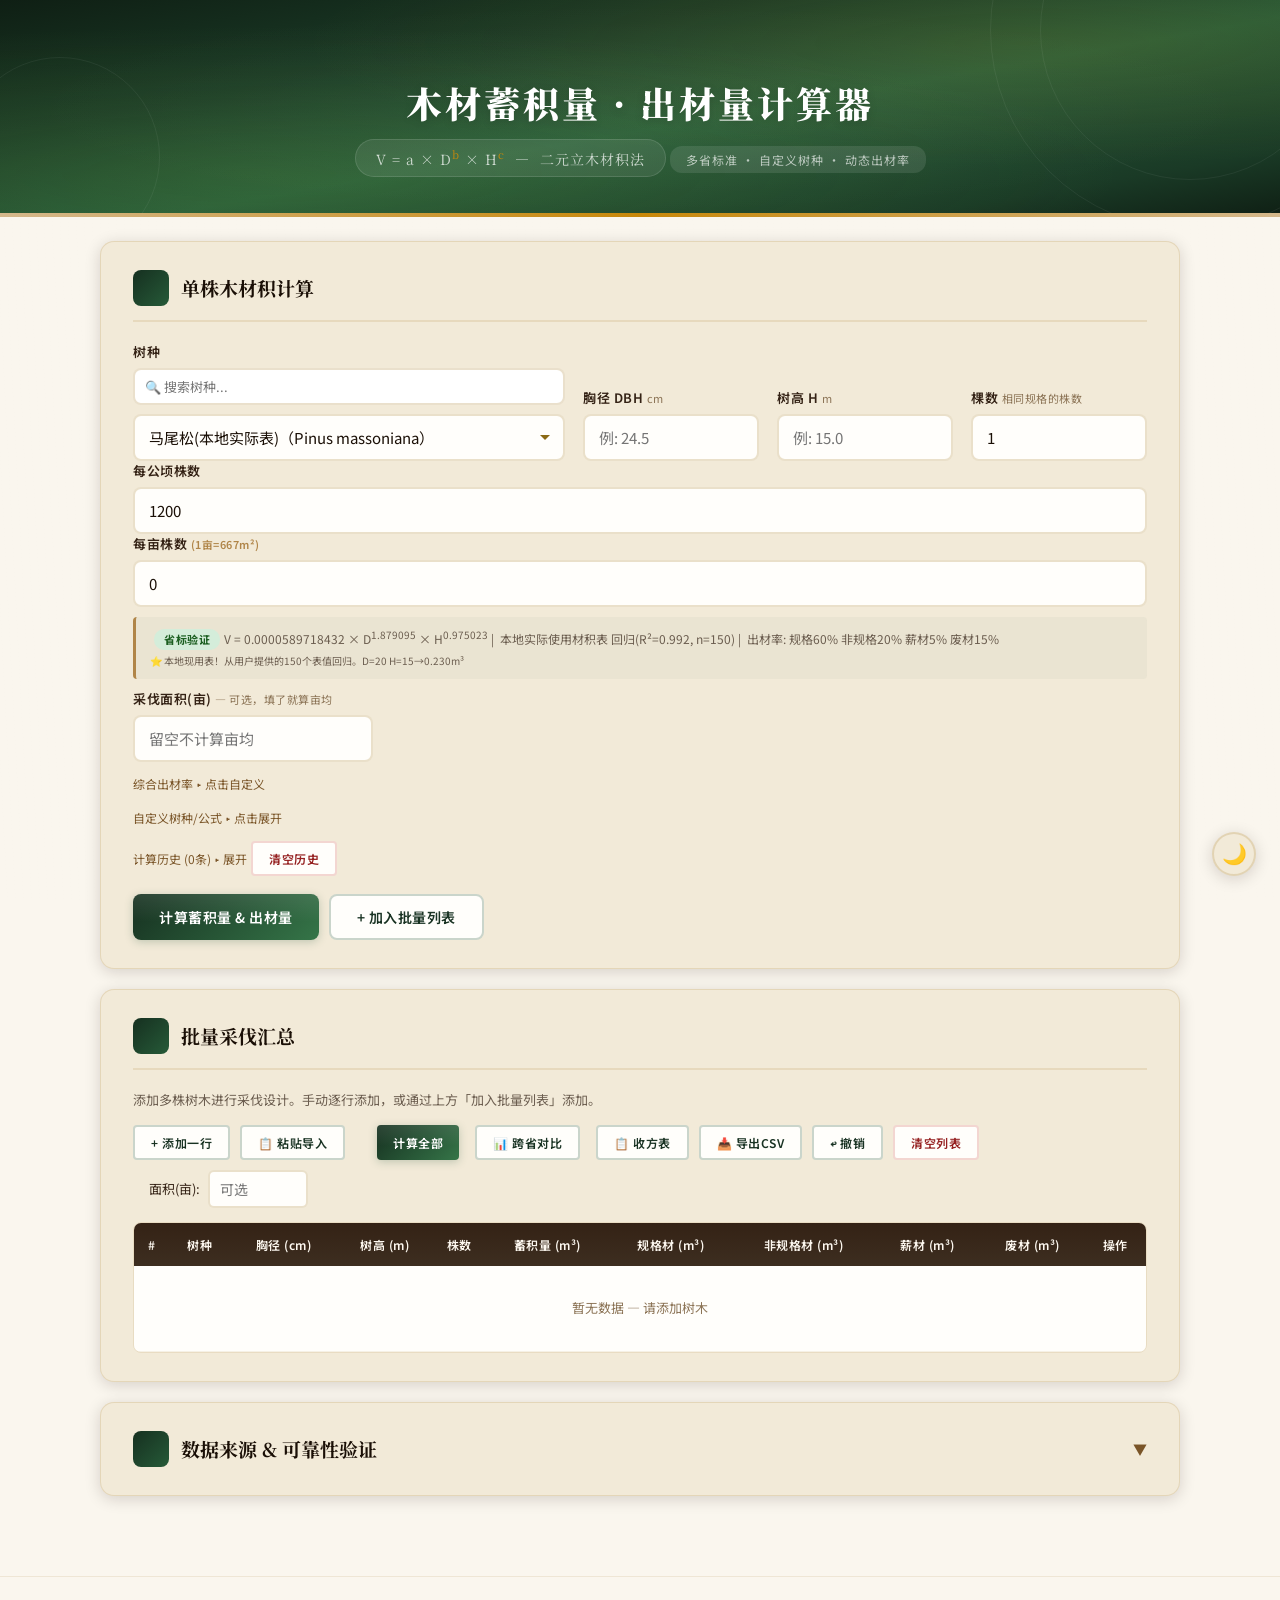
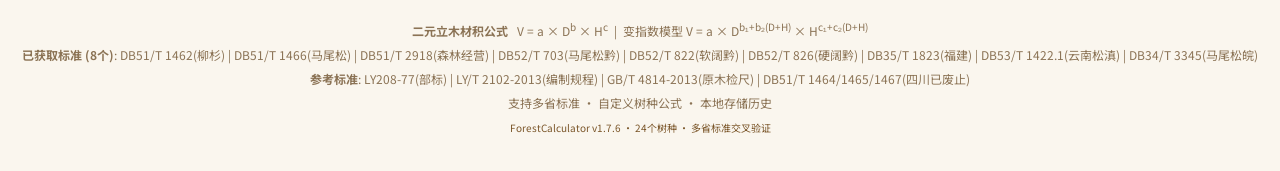
<file: src/index.html>
<!DOCTYPE html>
<html lang="zh-CN">
<head>
<meta charset="UTF-8">
<meta name="viewport" content="width=device-width, initial-scale=1.0">
<title>木材蓄积量与出材量计算器</title>
<link rel="preconnect" href="https://fonts.googleapis.com">
<link rel="preconnect" href="https://fonts.gstatic.com" crossorigin>
<link href="https://fonts.googleapis.com/css2?family=Noto+Serif+SC:wght@400;600;700;900&family=Noto+Sans+SC:wght@300;400;500;700&display=swap" rel="stylesheet">
<link rel="stylesheet" href="css/style.css">
</head>
<body>

<!-- Hero -->
<header class="hero">
  <div class="ring-decoration ring-1"></div>
  <div class="ring-decoration ring-2"></div>
  <div class="ring-decoration ring-3"></div>
  <div class="hero-content">
    <div class="logo-icon"></div>
    <h1>木材蓄积量 · 出材量计算器</h1>
    <div class="formula-display">V = a × D<sup>b</sup> × H<sup>c</sup> &nbsp;—&nbsp; 二元立木材积法</div>
    <div class="location-tag">多省标准 · 自定义树种 · 动态出材率</div>
  </div>
</header>

<div class="container">

<!-- ====== 单株计算 ====== -->
<div class="card" id="singleCard">
  <div class="card-header">
    <div class="icon"></div>
    <h2>单株木材积计算</h2>
  </div>

  <div class="calc-grid cols-4">
    <div class="form-group">
      <label>树种</label>
      <input type="text" id="speciesSearch" placeholder="🔍 搜索树种..." aria-label="搜索树种" style="margin-bottom:4px;padding:7px 10px;border:2px solid rgba(196,165,110,0.35);border-radius:var(--radius);font-size:13px;font-family:inherit;width:100%;">
      <select id="speciesSelect" onchange="ForestCalc.onSpeciesChange()"></select>
    </div>
    <div class="form-group">
      <label>胸径 DBH <span class="hint">cm</span></label>
      <input type="number" id="dbhInput" placeholder="例: 24.5" step="0.1" min="1" max="300">
    </div>
    <div class="form-group">
      <label>树高 H <span class="hint">m</span></label>
      <input type="number" id="heightInput" placeholder="例: 15.0" step="0.1" min="1" max="100">
    </div>
    <div class="form-group">
      <label>棵数 <span class="hint">相同规格的株数</span></label>
      <input type="number" id="countInput" placeholder="1" value="1" step="1" min="1" max="99999" aria-label="棵数">
    </div>
  </div>

  <div class="form-row">
    <div class="form-group">
      <label for="density">每公顷株数</label>
      <input type="number" id="density" placeholder="例如 1200" min="1" max="10000" value="1200" step="50" />
    </div>
  </div>

  <div class="form-row">
    <div class="form-group">
      <label for="densityMu">每亩株数 <small style="color:var(--wood);">(1亩=667m²)</small></label>
      <input type="number" id="densityMu" placeholder="例如 80" min="1" max="1000" value="0" step="5" />
    </div>
  </div>

  <div class="species-bar" id="speciesBar"></div>

  <div class="area-row">
    <div class="form-group area-group">
      <label>采伐面积(亩) <span class="hint">— 可选，填了就算亩均</span></label>
      <input type="number" id="areaInput" placeholder="留空不计算亩均" step="0.1" min="0.1" max="99999" aria-label="采伐面积(亩)">
    </div>
  </div>

  <div class="yield-row" id="yieldCustom">
    <span class="yield-toggle" onclick="ForestCalc.toggleYield()">综合出材率 ▸ 点击自定义</span>
    <div class="yield-fields" id="yieldFields" style="display:none;">
      <div class="yield-inputs">
        <label>综合出材率 <input type="number" id="yTotal" placeholder="如 0.6" step="0.01" min="0" max="1" style="width:100px;"></label>
        <span style="font-size:11px;color:#8b7355;align-self:center;">填一个数即可，如 0.6 = 60%。自动按默认比例分配规格/非规格/薪材/废材</span>
      </div>
    </div>
  </div>

  <div class="yield-row">
    <span class="yield-toggle" onclick="ForestCalc.toggleCustom()">自定义树种/公式 ▸ 点击展开</span>
    <div class="yield-fields" id="customFields" style="display:none;">
      <div class="yield-inputs">
        <label>树种名称 <input type="text" id="cName" placeholder="如：自定柳杉" aria-label="自定义树种名称" style="width:140px;"></label>
        <label>a <input type="number" id="cA" placeholder="a" step="0.000000000001" aria-label="公式系数a" style="width:130px;"></label>
        <label>b <input type="number" id="cB" placeholder="b" step="0.000001" aria-label="公式系数b"></label>
        <label>c <input type="number" id="cC" placeholder="c" step="0.000001" aria-label="公式系数c"></label>
        <button class="btn btn-sm btn-outline" onclick="ForestCalc.saveCustom()" style="align-self:flex-end;">保存此公式</button>
      </div>
      <span style="font-size:11px;color:#8b7355;">公式 V = a × D<sup>b</sup> × H<sup>c</sup>。填 a,b,c 后优先使用。可保存到浏览器，下次使用。</span>
    </div>
  </div>

  <!-- 保存的自定义树种 -->
  <div class="yield-row" id="savedCustoms" style="display:none;">
    <span style="font-size:12px;color:var(--bark);font-weight:600;">已保存的自定义：</span>
    <span id="savedList" style="font-size:12px;"></span>
  </div>

  <!-- 计算历史 -->
  <div class="yield-row">
    <span class="yield-toggle" onclick="ForestCalc.toggleHistory()">计算历史 (<span id="histCount">0</span>条) ▸ 展开</span>
    <div id="histPanel" style="display:none;margin-top:8px;max-height:200px;overflow-y:auto;font-size:12px;"></div>
    <button class="btn btn-sm btn-danger" onclick="ForestCalc.clearHistoryUI()" style="margin-top:4px;">清空历史</button>
  </div>

  <div class="btn-row">
    <button class="btn btn-primary" onclick="ForestCalc.calcSingle()">计算蓄积量 & 出材量</button>
    <button class="btn btn-outline" onclick="ForestCalc.addToBatch()">+ 加入批量列表</button>
  </div>

  <div class="result-panel" id="singleResult"></div>
  <button class="btn btn-outline btn-sm" id="btnClearSingle" style="display:none;" onclick="ForestCalc.clearSingle()">✕ 清除结果</button>
</div>

<!-- ====== 批量计算 ====== -->
<div class="card" id="batchCard">
  <div class="card-header">
    <div class="icon"></div>
    <h2>批量采伐汇总</h2>
  </div>
  <p style="font-size:13px;color:#6b5d4f;margin-bottom:14px;">
    添加多株树木进行采伐设计。手动逐行添加，或通过上方「加入批量列表」添加。
  </p>
  <div class="toolbar">
    <button class="btn btn-outline btn-sm" onclick="ForestCalc.addRow()">+ 添加一行</button>
    <button class="btn btn-outline btn-sm" onclick="ForestCalc.toggleCSVImport()">📋 粘贴导入</button>
    <span id="batchRowCount" style="color:var(--wood);font-size:13px;margin-left:12px;"></span>
    <button class="btn btn-primary btn-sm" id="btnBatchCalc" onclick="ForestCalc.calcBatch()">计算全部</button>
    <button class="btn btn-outline btn-sm" id="btnCompare" style="margin-left:6px;" onclick="ForestCalc.showCompare()">📊 跨省对比</button>
    <button id="btnYieldTable" class="btn btn-outline btn-sm" style="margin-left:6px;" onclick="ForestCalc.showYieldTable()">📋 收方表</button>
    <button class="btn btn-outline btn-sm" onclick="ForestCalc.exportBatchCSV()">📥 导出CSV</button>
    <button class="btn btn-outline btn-sm" id="btnUndo" onclick="ForestCalc.undoBatch()" disabled>↩ 撤销</button>
    <button class="btn btn-danger btn-sm" onclick="ForestCalc.clearBatch()">清空列表</button>
    <span style="margin-left:16px;display:flex;align-items:center;gap:8px;">
      <label style="font-size:13px;color:var(--bark);white-space:nowrap;">面积(亩):</label>
      <input type="number" id="batchAreaInput" placeholder="可选" step="0.1" min="0.1" style="width:100px;padding:7px 10px;border:2px solid rgba(196,165,110,0.35);border-radius:6px;font-size:14px;font-family:inherit;">
    </span>
  </div>

  <!-- 收方表参数面板 -->
  <div id="yieldTableOptions" style="display:none;padding:12px 16px;background:rgba(196,165,110,0.05);border:1px solid rgba(196,165,110,0.15);border-radius:8px;margin-top:10px;">
    <div style="display:flex;align-items:center;gap:8px;flex-wrap:wrap;">
      <label style="font-size:13px;color:var(--bark);white-space:nowrap;">D范围:</label>
      <input type="number" id="dMinYield" value="6" min="6" max="80" step="1" style="width:58px;padding:5px 6px;border:2px solid rgba(196,165,110,0.35);border-radius:4px;font-size:13px;text-align:center;">
      <span style="font-size:13px;color:var(--bark);">~</span>
      <input type="number" id="dMaxYield" value="40" min="6" max="80" step="1" style="width:58px;padding:5px 6px;border:2px solid rgba(196,165,110,0.35);border-radius:4px;font-size:13px;text-align:center;">
      <span style="font-size:13px;color:var(--bark);">cm</span>
      <label style="font-size:13px;color:var(--bark);white-space:nowrap;margin-left:8px;">步长:</label>
      <input type="number" id="stepYield" value="2" min="1" max="10" step="1" style="width:48px;padding:5px 6px;border:2px solid rgba(196,165,110,0.35);border-radius:4px;font-size:13px;text-align:center;">
      <span style="font-size:13px;color:var(--bark);">cm</span>
      <label style="font-size:13px;color:var(--bark);white-space:nowrap;margin-left:8px;">H/D比:</label>
      <input type="number" id="hRatioYield" value="0.75" min="0.5" max="1.2" step="0.01" style="width:58px;padding:5px 6px;border:2px solid rgba(196,165,110,0.35);border-radius:4px;font-size:13px;text-align:center;">
      <button class="btn btn-primary btn-sm" onclick="ForestCalc.showYieldTable()" style="margin-left:8px;">生成收方表</button>
    </div>
  </div>

  <!-- CSV 粘贴导入面板 -->
  <div id="csvImportPanel" style="display:none;padding:14px 16px;background:rgba(196,165,110,0.05);border:1px solid rgba(196,165,110,0.15);border-radius:8px;margin-top:10px;">
    <p style="font-size:12px;color:var(--wood-dark);margin-bottom:8px;">粘贴 CSV 数据（格式：胸径,树高,株数 或 胸径,树高），每行一条记录。以 # 开头的行为注释。</p>
    <textarea id="csvTextarea" rows="6" style="width:100%;padding:10px;border:2px solid rgba(196,165,110,0.35);border-radius:6px;font-size:13px;font-family:monospace;resize:vertical;"></textarea>
    <div style="margin-top:8px;display:flex;gap:8px;">
      <button class="btn btn-primary btn-sm" onclick="ForestCalc.importCSV()">解析导入</button>
      <button class="btn btn-outline btn-sm" onclick="document.getElementById('csvImportPanel').style.display='none'">取消</button>
    </div>
  </div>

  <div class="table-wrap">
    <table>
      <thead>
        <tr>
          <th>#</th><th>树种</th><th>胸径 (cm)</th><th>树高 (m)</th>
          <th style="width:52px;">株数</th>
          <th>蓄积量 (m³)</th><th>规格材 (m³)</th><th>非规格材 (m³)</th>
          <th>薪材 (m³)</th><th>废材 (m³)</th><th>操作</th>
        </tr>
      </thead>
      <tbody id="batchBody">
        <tr><td colspan="11" style="padding:32px;color:#8b7355;">暂无数据 — 请添加树木</td></tr>
      </tbody>
      <tbody id="batchSummary" style="display:none;"></tbody>
    </table>
  </div>
  <div id="comparePanel"></div>
  <div id="yieldTablePanel"></div>
</div>

<!-- ====== 数据来源 ====== -->
<div class="card">
  <div class="collapsible-header" id="dataHeader" onclick="ForestCalc.toggleData(this)">
    <div class="card-header" style="border:none;margin:0;padding:0;">
      <div class="icon"></div>
      <h2>数据来源 & 可靠性验证</h2>
    </div>
    <span class="arrow">▼</span>
  </div>
  <div class="collapsible-content" id="dataPanel"></div>
</div>

</div>

<footer class="footer">
  <span class="tree-divider">   </span>
  <strong>二元立木材积公式</strong> &nbsp; V = a × D<sup>b</sup> × H<sup>c</sup> &nbsp;|&nbsp; 变指数模型 V = a × D<sup>b₁+b₂(D+H)</sup> × H<sup>c₁+c₂(D+H)</sup><br>
  <strong>已获取标准 (8个)</strong>: DB51/T 1462(柳杉) | DB51/T 1466(马尾松) | DB51/T 2918(森林经营) | DB52/T 703(马尾松黔) | DB52/T 822(软阔黔) | DB52/T 826(硬阔黔) | DB35/T 1823(福建) | DB53/T 1422.1(云南松滇) | DB34/T 3345(马尾松皖)<br>
  <strong>参考标准</strong>: LY208-77(部标) | LY/T 2102-2013(编制规程) | GB/T 4814-2013(原木检尺) | DB51/T 1464/1465/1467(四川已废止)<br>
  支持多省标准 · 自定义树种公式 · 本地存储历史
<br><small style="color:var(--wood-dark);">ForestCalculator v1.7.6 · 24个树种 · 多省标准交叉验证</small>
</footer>

<!-- JS 依赖顺序: species-db → storage → calculator → ui → app -->
<script src="js/species-db.js"></script>
<script src="js/storage.js"></script>
<script src="js/calculator.js"></script>
<script src="js/ui.js"></script>
<script src="js/app.js"></script>

<button class="theme-toggle" id="themeToggle" title="切换暗色/亮色主题" onclick="ForestCalc.toggleTheme()">🌙</button>

<!-- Toast 通知容器 -->
<div id="toastContainer"></div>

<!-- Confirm 模态框 -->
<div class="confirm-overlay" id="confirmOverlay" style="display:none;">
  <div class="confirm-dialog">
    <div class="confirm-body" id="confirmMessage"></div>
    <div class="confirm-actions">
      <button class="btn btn-outline btn-sm" id="confirmNo">取消</button>
      <button class="btn btn-primary btn-sm" id="confirmYes">确定</button>
    </div>
  </div>
</div>

</body>
</html>
</file>
<file: src/css/style.css>
/* ========== 木材蓄积量与出材量计算器 — 全部样式 ========== */

:root {
  --cream: #faf6ee;
  --parchment: #f2ead8;
  --wood-light: #d4b88c;
  --wood: #b08548;
  --wood-dark: #7a5528;
  --bark: #342215;
  --bark-deep: #1a0f06;
  --pine: #163020;
  --pine-light: #265a38;
  --moss: #3d5a2e;
  --leaf: #4e7a35;
  --amber: #c8880a;
  --gold: #e0a410;
  --sunset: #b8621e;
  --danger: #941e1e;
  --info: #1e4a6a;
  --radius-sm: 4px;
  --radius: 8px;
  --radius-lg: 14px;
  --shadow-sm: 0 1px 4px rgba(26,15,6,0.12);
  --shadow: 0 3px 16px rgba(26,15,6,0.16);
  --shadow-lg: 0 8px 36px rgba(26,15,6,0.2);
  --primary: var(--pine);
  --hero-vol-dark: rgba(80,140,100,0.12);
  --hero-area-dark: rgba(220,150,80,0.12);
}

:focus-visible { outline: 2px solid var(--primary); outline-offset: 2px; }

/* Dark mode variables */
body.dark {
  --cream: #1a1a1a;
  --parchment: #252525;
  --wood-light: #5a3d28;
  --wood: #8b6914;
  --wood-dark: #a07828;
  --bark: #ddd8d0;
  --bark-deep: #f0ece5;
  --pine: #2d8a4e;
  --pine-light: #3da060;
  --moss: #4a7a3a;
  --leaf: #5e9a45;
}

body.dark select,
body.dark input[type="number"] {
  background: #2a2a2a;
  color: #ddd8d0;
  border-color: rgba(196,165,110,0.2);
}

body.dark .card {
  border-color: rgba(196,165,110,0.15);
}

body.dark .species-bar {
  background: rgba(45,138,78,0.08);
}

body.dark .btn-outline {
  background: #2a2a2a;
}

body.dark .btn-danger {
  background: #2a2a2a;
}

body.dark .yield-item { background: #1e1e1e; }
body.dark tbody td { background: #1e1e1e; }
body.dark tbody tr:hover td { background: #2a2a2a; }
body.dark .callout-warn { background: #2a2518; }
body.dark .callout-info { background: #18222a; }
body.dark .badge-high { background: #1a3a1f; color: #4a9a5a; }
body.dark .badge-medium { background: #3a2e10; color: #d4a02c; }
body.dark .badge-low { background: #3a1518; color: #e0554b; }
body.dark .volume-hero { background: linear-gradient(135deg, var(--hero-vol-dark), rgba(124,179,66,0.06)); }
body.dark .area-hero { background: linear-gradient(135deg, var(--hero-area-dark), rgba(230,168,23,0.06)); }
body.dark thead th { background: linear-gradient(180deg, var(--bark), #1a1a1a); }
body.dark .species-bar { color: #b0a090; }
body.dark .yield-item .yield-label { color: #b0a090; }
body.dark .footer { color: #b0a090; }

/* Theme toggle button */
.theme-toggle {
  position: fixed;
  bottom: 24px;
  right: 24px;
  z-index: 100;
  width: 44px;
  height: 44px;
  border-radius: 50%;
  border: 2px solid rgba(196,165,110,0.35);
  background: var(--parchment);
  color: var(--bark);
  cursor: pointer;
  font-size: 20px;
  line-height: 40px;
  text-align: center;
  box-shadow: var(--shadow);
  transition: all 0.3s;
  user-select: none;
}
.theme-toggle:hover {
  transform: scale(1.1);
  box-shadow: var(--shadow-lg);
}

* { margin: 0; padding: 0; box-sizing: border-box; }

body {
  background: var(--cream);
  color: var(--bark);
  font-family: "Noto Sans SC", "Microsoft YaHei", sans-serif;
  line-height: 1.6;
  min-height: 100vh;
  position: relative;
}

/* Subtle wood-grain texture overlay */
body::before {
  content: '';
  position: fixed;
  inset: 0;
  pointer-events: none;
  z-index: 0;
  opacity: 0.03;
  background:
    repeating-linear-gradient(2deg, transparent, transparent 3px, rgba(139,105,20,0.1) 3px, rgba(139,105,20,0.1) 4px),
    repeating-linear-gradient(87deg, transparent, transparent 7px, rgba(74,55,40,0.06) 7px, rgba(74,55,40,0.06) 8px);
}

/* Hero header */
.hero {
  position: relative;
  z-index: 1;
  background: linear-gradient(170deg, #0f1f14 0%, #1a3a26 30%, #265a38 55%, #1a3a26 85%, #0f1f14 100%);
  color: #fff;
  padding: 48px 0 40px;
  text-align: center;
  overflow: hidden;
}
.hero::before {
  content: '';
  position: absolute;
  inset: 0;
  background:
    radial-gradient(ellipse at 20% 80%, rgba(124,179,66,0.15) 0%, transparent 60%),
    radial-gradient(ellipse at 80% 20%, rgba(230,168,23,0.1) 0%, transparent 50%),
    radial-gradient(ellipse at 50% 50%, rgba(255,255,255,0.03) 0%, transparent 70%);
}
.hero::after {
  content: '';
  position: absolute;
  bottom: 0;
  left: 0;
  right: 0;
  height: 4px;
  background: linear-gradient(90deg, var(--wood-light), var(--amber), var(--wood-light));
}
.hero-content { position: relative; z-index: 1; }

/* Tree ring decorative element */
.ring-decoration {
  position: absolute;
  border-radius: 50%;
  border: 1px solid rgba(255,255,255,0.06);
  pointer-events: none;
}
.ring-1 { width: 300px; height: 300px; top: -120px; right: -60px; }
.ring-2 { width: 400px; height: 400px; top: -170px; right: -110px; }
.ring-3 { width: 200px; height: 200px; bottom: -40px; left: -40px; }

.logo-icon {
  display: inline-block;
  font-size: 48px;
  margin-bottom: 4px;
  filter: drop-shadow(0 2px 4px rgba(0,0,0,0.2));
}
.hero h1 {
  font-family: "Noto Serif SC", "SimSun", serif;
  font-size: 36px;
  font-weight: 900;
  letter-spacing: 3px;
  text-shadow: 0 2px 8px rgba(0,0,0,0.15);
}
.hero .formula-display {
  display: inline-block;
  background: rgba(255,255,255,0.08);
  border: 1px solid rgba(255,255,255,0.12);
  border-radius: 20px;
  padding: 6px 20px;
  font-family: "Noto Serif SC", serif;
  font-size: 14px;
  letter-spacing: 1px;
  margin-top: 8px;
  color: rgba(255,255,255,0.75);
}
.hero .formula-display sup { font-size: 11px; color: var(--amber); }
.hero .location-tag {
  display: inline-block;
  background: rgba(255,255,255,0.1);
  border-radius: 12px;
  padding: 4px 16px;
  font-size: 12px;
  margin-top: 8px;
  letter-spacing: 1px;
  color: rgba(255,255,255,0.65);
}

.container {
  max-width: 1120px;
  margin: 0 auto;
  padding: 24px 20px 40px;
  position: relative;
  z-index: 1;
}

/* Cards */
.card {
  background: var(--parchment);
  border: 1px solid rgba(196,165,110,0.3);
  border-radius: var(--radius-lg);
  padding: 28px 32px;
  margin-bottom: 20px;
  box-shadow: var(--shadow);
  position: relative;
  transition: box-shadow 0.3s;
}
.card:hover { box-shadow: var(--shadow-lg); }

.card-header {
  display: flex;
  align-items: center;
  gap: 12px;
  margin-bottom: 20px;
  padding-bottom: 14px;
  border-bottom: 2px solid rgba(196,165,110,0.25);
}
.card-header .icon {
  width: 36px; height: 36px;
  background: linear-gradient(135deg, var(--pine), var(--pine-light));
  border-radius: 8px;
  display: flex; align-items: center; justify-content: center;
  font-size: 18px;
}
.card-header h2 {
  font-family: "Noto Serif SC", serif;
  font-size: 19px;
  color: var(--bark-deep);
  font-weight: 700;
}

/* Form grid */
.calc-grid {
  display: grid;
  grid-template-columns: 1fr 1fr 1fr;
  gap: 18px;
  align-items: end;
}
.calc-grid.cols-4 { grid-template-columns: 1fr 1fr 1fr 1fr; }
@media (max-width: 768px) { .calc-grid.cols-4 { grid-template-columns: 1fr 1fr; } }
@media (max-width: 700px) { .calc-grid { grid-template-columns: 1fr 1fr; } }
@media (max-width: 450px) { .calc-grid, .calc-grid.cols-4 { grid-template-columns: 1fr; } }

.area-row { margin-top: 10px; }
.area-group { max-width: 240px; }

.yield-row { margin-top: 8px; }
.yield-toggle { font-size: 12px; color: var(--wood-dark); cursor: pointer; user-select: none; }
.yield-toggle:hover { color: var(--pine); }
.yield-fields { margin-top: 8px; padding: 12px; background: rgba(196,165,110,0.06); border-radius: var(--radius-sm); }
.yield-inputs { display: flex; gap: 12px; flex-wrap: wrap; }
.yield-inputs label { font-size: 13px; color: var(--bark); font-weight: 500; }
.yield-inputs input { width: 80px; padding: 6px 8px; border: 2px solid rgba(196,165,110,0.35); border-radius: 4px; font-size: 13px; font-family: inherit; text-align: center; }

.form-group { display: flex; flex-direction: column; gap: 5px; }
.form-group label {
  font-size: 13px;
  font-weight: 600;
  color: var(--bark);
  letter-spacing: 0.5px;
}
.form-group label .hint {
  font-weight: 400;
  color: #8b7355;
  font-size: 11px;
}
select, input[type="number"] {
  padding: 11px 14px;
  border: 2px solid rgba(196,165,110,0.35);
  border-radius: var(--radius);
  font-size: 15px;
  font-family: inherit;
  background: #fffefb;
  color: var(--bark-deep);
  transition: all 0.2s;
  outline: none;
}
select:focus, input:focus {
  border-color: var(--pine);
  box-shadow: 0 0 0 4px rgba(45,90,63,0.08);
}
select {
  cursor: pointer;
  appearance: none;
  background-image: url("data:image/svg+xml,%3Csvg xmlns='http://www.w3.org/2000/svg' width='12' height='12' viewBox='0 0 12 12'%3E%3Cpath d='M6 8L1 3h10z' fill='%238b6914'/%3E%3C/svg%3E");
  background-repeat: no-repeat;
  background-position: right 12px center;
  padding-right: 36px;
}

/* Buttons */
.btn-row { display: flex; gap: 10px; margin-top: 18px; flex-wrap: wrap; }

.btn {
  padding: 11px 26px;
  font-size: 14px;
  font-weight: 600;
  border: none;
  border-radius: var(--radius);
  cursor: pointer;
  font-family: inherit;
  letter-spacing: 0.5px;
  transition: all 0.25s;
  position: relative;
  overflow: hidden;
}
.btn::after {
  content: '';
  position: absolute;
  inset: 0;
  background: linear-gradient(180deg, rgba(255,255,255,0.1) 0%, transparent 60%);
  pointer-events: none;
}
.btn-primary {
  background: linear-gradient(135deg, var(--pine), #357548);
  color: #fff;
  box-shadow: 0 2px 8px rgba(45,90,63,0.25);
}
.btn-primary:hover {
  transform: translateY(-1px);
  box-shadow: 0 4px 16px rgba(45,90,63,0.35);
}
.btn-outline {
  background: #fffefb;
  color: var(--pine);
  border: 2px solid rgba(45,90,63,0.25);
}
.btn-outline:hover { background: #f0f5f1; border-color: var(--pine); }
.btn-danger {
  background: #fffefb;
  color: var(--danger);
  border: 2px solid rgba(192,57,43,0.2);
}
.btn-danger:hover { background: #fef5f5; border-color: var(--danger); }
.btn-sm { padding: 7px 16px; font-size: 12px; border-radius: var(--radius-sm); }

/* Species info bar */
.species-bar {
  margin-top: 10px;
  padding: 10px 14px;
  background: rgba(45,90,63,0.04);
  border-radius: var(--radius-sm);
  font-size: 12px;
  color: #6b5d4f;
  border-left: 3px solid var(--wood);
}
.species-bar .badge {
  display: inline-block;
  padding: 2px 10px;
  border-radius: 10px;
  font-size: 11px;
  font-weight: 700;
  letter-spacing: 0.5px;
  margin: 0 4px;
}
.badge-high { background: #d4edda; color: #1b5e20; }
.badge-medium { background: #fff3cd; color: #856404; }
.badge-low { background: #fce4e4; color: #a71d2a; }
.badge-est { background: #f5f5f5; color: #666; }

/* Results */
.result-panel {
  display: none;
  margin-top: 20px;
  animation: fadeSlide 0.4s ease;
}
@keyframes fadeSlide {
  from { opacity: 0; transform: translateY(8px); }
  to { opacity: 1; transform: translateY(0); }
}
.result-panel.show { display: block; }

.volume-hero {
  text-align: center;
  padding: 24px;
  background: linear-gradient(135deg, rgba(45,90,63,0.06), rgba(124,179,66,0.06));
  border-radius: var(--radius-lg);
  border: 2px dashed rgba(45,90,63,0.15);
  margin-bottom: 16px;
}
.volume-hero .volume-number {
  font-family: "Noto Serif SC", serif;
  font-size: 48px;
  font-weight: 900;
  color: var(--pine);
  line-height: 1;
}
.volume-hero .volume-unit { font-size: 16px; color: #6b5d4f; }

.area-hero {
  text-align: center;
  padding: 18px;
  background: linear-gradient(135deg, rgba(212,132,58,0.06), rgba(230,168,23,0.06));
  border-radius: var(--radius);
  border: 2px dashed rgba(212,132,58,0.25);
  margin-bottom: 14px;
}
.area-title { font-size: 14px; font-weight: 700; color: var(--sunset); margin-bottom: 10px; }
.area-grid { display: grid; grid-template-columns: repeat(auto-fit, minmax(160px, 1fr)); gap: 10px; }
.area-stat { font-size: 13px; color: var(--bark); }
.area-stat .big { font-size: 24px; font-weight: 700; color: var(--sunset); display: block; }

.yield-grid {
  display: grid;
  grid-template-columns: repeat(auto-fit, minmax(150px, 1fr));
  gap: 12px;
}
.yield-item {
  background: #fffefb;
  border: 1px solid rgba(196,165,110,0.25);
  border-radius: var(--radius);
  padding: 16px;
  text-align: center;
  transition: transform 0.2s;
}
.yield-item:hover { transform: translateY(-2px); }
.yield-item .yield-val { font-size: 22px; font-weight: 700; color: var(--bark-deep); }
.yield-item .yield-label { font-size: 11px; color: #8b7355; margin-top: 2px; }
.yield-item.economic {
  border: 2px solid var(--pine);
  background: rgba(45,90,63,0.04);
}
.yield-item.economic .yield-val { color: var(--pine); font-size: 26px; }

/* Table */
.table-wrap {
  overflow-x: auto;
  border-radius: var(--radius);
  border: 1px solid rgba(196,165,110,0.2);
  /* 性能优化：固定高度 + 垂直滚动，避免大表格撑开页面 */
  max-height: 70vh;
  overflow-y: auto;
  position: relative; /* v1.7.6: 为虚拟滚动定位提供基准 */
}
table { width: 100%; border-collapse: collapse; font-size: 13px; }
thead th {
  background: linear-gradient(180deg, var(--bark), #3d2e20);
  color: #fdf8f0;
  padding: 12px 8px;
  font-weight: 600;
  letter-spacing: 0.5px;
  font-size: 12px;
}
tbody td {
  padding: 9px 8px;
  text-align: center;
  border-bottom: 1px solid rgba(196,165,110,0.15);
  background: #fffefb;
  height: 52px;           /* v1.7.5 固定行高，与虚拟滚动 ROW_HEIGHT 保持一致 */
  box-sizing: border-box;
}
tbody tr {
  height: 52px;          /* 确保 tr 也使用相同行高 */
}
tbody tr:hover td { background: #fcf8f0; }
tbody input, tbody select {
  width: 100%;
  padding: 7px 8px;
  border: 1px solid rgba(196,165,110,0.3);
  border-radius: 4px;
  font-size: 13px;
  font-family: inherit;
  text-align: center;
  background: #fffefb;
}
.summary-row td {
  font-weight: 700;
  background: linear-gradient(180deg, #e8e0d0, #e0d8c4) !important;
  border-top: 3px solid var(--wood-dark);
  font-size: 14px;
}

.toolbar { display: flex; gap: 10px; margin-bottom: 14px; flex-wrap: wrap; }

/* Collapsible */
.collapsible-header {
  cursor: pointer;
  display: flex;
  justify-content: space-between;
  align-items: center;
}
.collapsible-header .arrow {
  transition: transform 0.3s;
  font-size: 14px;
  color: var(--wood-dark);
}
.collapsible-header.open .arrow { transform: rotate(180deg); }
.collapsible-content { display: none; margin-top: 14px; }
.collapsible-content.open { display: block; }

/* Callouts */
.callout {
  padding: 14px 18px;
  border-radius: var(--radius);
  margin: 12px 0;
  font-size: 13px;
  line-height: 1.7;
}
.callout-warn {
  background: #fffdf5;
  border: 1px solid rgba(230,168,23,0.25);
  border-left: 4px solid var(--amber);
}
.callout-info {
  background: #f5f9fc;
  border: 1px solid rgba(58,107,140,0.2);
  border-left: 4px solid var(--info);
}
.callout-danger {
  background: #fef9f9;
  border: 1px solid rgba(192,57,43,0.2);
  border-left: 4px solid var(--danger);
}

/* Data source table */
.src-table { font-size: 12px; }
.src-table th { background: var(--bark); font-size: 11px; }
.src-table .confidence-dot {
  display: inline-block;
  width: 8px; height: 8px;
  border-radius: 50%;
  margin-right: 4px;
}
.conf-high { background: #2e7d32; box-shadow: 0 0 6px rgba(46,125,50,0.4); }
.conf-medium { background: #f9a825; box-shadow: 0 0 6px rgba(249,168,37,0.4); }
.conf-low { background: #c62828; box-shadow: 0 0 6px rgba(198,40,40,0.4); }

/* Footer */
.footer {
  text-align: center;
  padding: 32px 20px;
  color: #8b7355;
  font-size: 12px;
  line-height: 2;
  border-top: 1px solid rgba(196,165,110,0.2);
  margin-top: 20px;
}
.footer .tree-divider {
  display: block;
  font-size: 20px;
  letter-spacing: 8px;
  opacity: 0.4;
  margin-bottom: 8px;
}

/* Responsive */
@media (max-width: 600px) {
  body { font-size: 14px; }
  .card { padding: 18px 16px; }
  .hero h1 { font-size: 24px; }
  .card-header h2 { font-size: 18px; }
  .volume-hero .volume-number { font-size: 36px; }
}

/* ========== Toast 通知 ========== */
#toastContainer {
  position: fixed; top: 20px; left: 50%; transform: translateX(-50%);
  z-index: 9999; display: flex; flex-direction: column; gap: 8px;
  pointer-events: none;
}
.toast {
  padding: 10px 22px; border-radius: 8px; font-size: 14px; font-family: inherit;
  color: var(--bark); max-width: 420px; text-align: center;
  backdrop-filter: blur(12px); -webkit-backdrop-filter: blur(12px);
  background: rgba(250,246,238,0.92); box-shadow: var(--shadow);
  border-left: 4px solid var(--wood); opacity: 0; transform: translateY(-12px);
  transition: opacity 0.3s, transform 0.3s; pointer-events: auto;
  position: relative;
}
.toast.show { opacity: 1; transform: translateY(0); }
.toast-close {
  position: absolute; top: 2px; right: 6px;
  background: transparent; border: none;
  color: inherit; font-size: 18px; line-height: 1;
  cursor: pointer; opacity: 0.5; padding: 0 4px;
}
.toast-close:hover { opacity: 1; }
.toast-info  { border-left-color: var(--info); }
.toast-warn  { border-left-color: var(--amber); background: rgba(255,248,230,0.94); }
.toast-error { border-left-color: var(--danger); background: rgba(255,240,240,0.94); }
.toast-success { border-left-color: var(--pine); background: rgba(240,250,240,0.94); }

/* Dark mode toast */
body.dark .toast { background: rgba(20,20,20,0.92); color: #ddd8d0; }
body.dark .toast-warn { background: rgba(40,30,10,0.94); }
body.dark .toast-error { background: rgba(40,15,15,0.94); }
body.dark .toast-success { background: rgba(15,35,15,0.94); }

/* ========== Confirm 模态框 ========== */
.confirm-overlay {
  position: fixed; inset: 0; z-index: 10000;
  background: rgba(0,0,0,0.5); display: flex; align-items: center; justify-content: center;
}
.confirm-dialog {
  background: var(--cream); border-radius: var(--radius-lg); padding: 24px 28px;
  min-width: 320px; max-width: 460px; box-shadow: var(--shadow-lg);
}
.confirm-body {
  font-size: 15px; color: var(--bark); margin-bottom: 18px; line-height: 1.5;
}
.confirm-actions { display: flex; justify-content: flex-end; gap: 10px; }
body.dark .confirm-dialog { background: #252525; }
body.dark .confirm-body { color: #ddd8d0; }
body.dark .summary-row td {
  background: linear-gradient(180deg, #3a3528, #322e20) !important;
  border-top-color: var(--wood-dark);
}

/* ========== Print Styles ========== */
@media print {
  body {
    background: #fff !important;
    color: #1a1a1a !important;
    font-size: 11pt;
  }

  /* Hide interactive UI elements */
  .hero, .navbar, .calc-grid, .btn, .btn-row, .theme-toggle,
  footer, .result-card, .batch-actions, .toolbar, .form-group,
  .form-row, .area-row, .yield-row, .species-bar, .card-header .icon,
  #yieldTableOptions, #singleCard, .collapsible-header,
  .ring-decoration, .logo-icon, .formula-display, .location-tag,
  #btnBatchCalc, #btnCompare, #btnYieldTable {
    display: none !important;
  }

  /* Show yield table and compare panel */
  #yieldTablePanel, #comparePanel, #batchCard {
    display: block !important;
    visibility: visible !important;
  }

  #batchCard, .card {
    border: none !important;
    background: #fff !important;
    box-shadow: none !important;
    padding: 0 !important;
    margin: 0 0 16px 0 !important;
    page-break-inside: avoid;
  }

  .card-header {
    border-bottom: 1px solid #999 !important;
    padding-bottom: 6px !important;
    margin-bottom: 8px !important;
  }

  .card-header h2 {
    font-size: 14pt !important;
    color: #000 !important;
  }

  table {
    border-collapse: collapse !important;
    width: 100% !important;
    font-size: 11px !important;
    color: #000 !important;
  }

  th {
    background: #eee !important;
    color: #000 !important;
    border-bottom: 2px solid #999 !important;
    padding: 3px 4px !important;
  }

  td {
    padding: 2px 4px !important;
    border-bottom: 1px solid #ddd !important;
  }

  @page {
    size: A4 portrait;
    margin: 10mm;
  }
}
</file>
